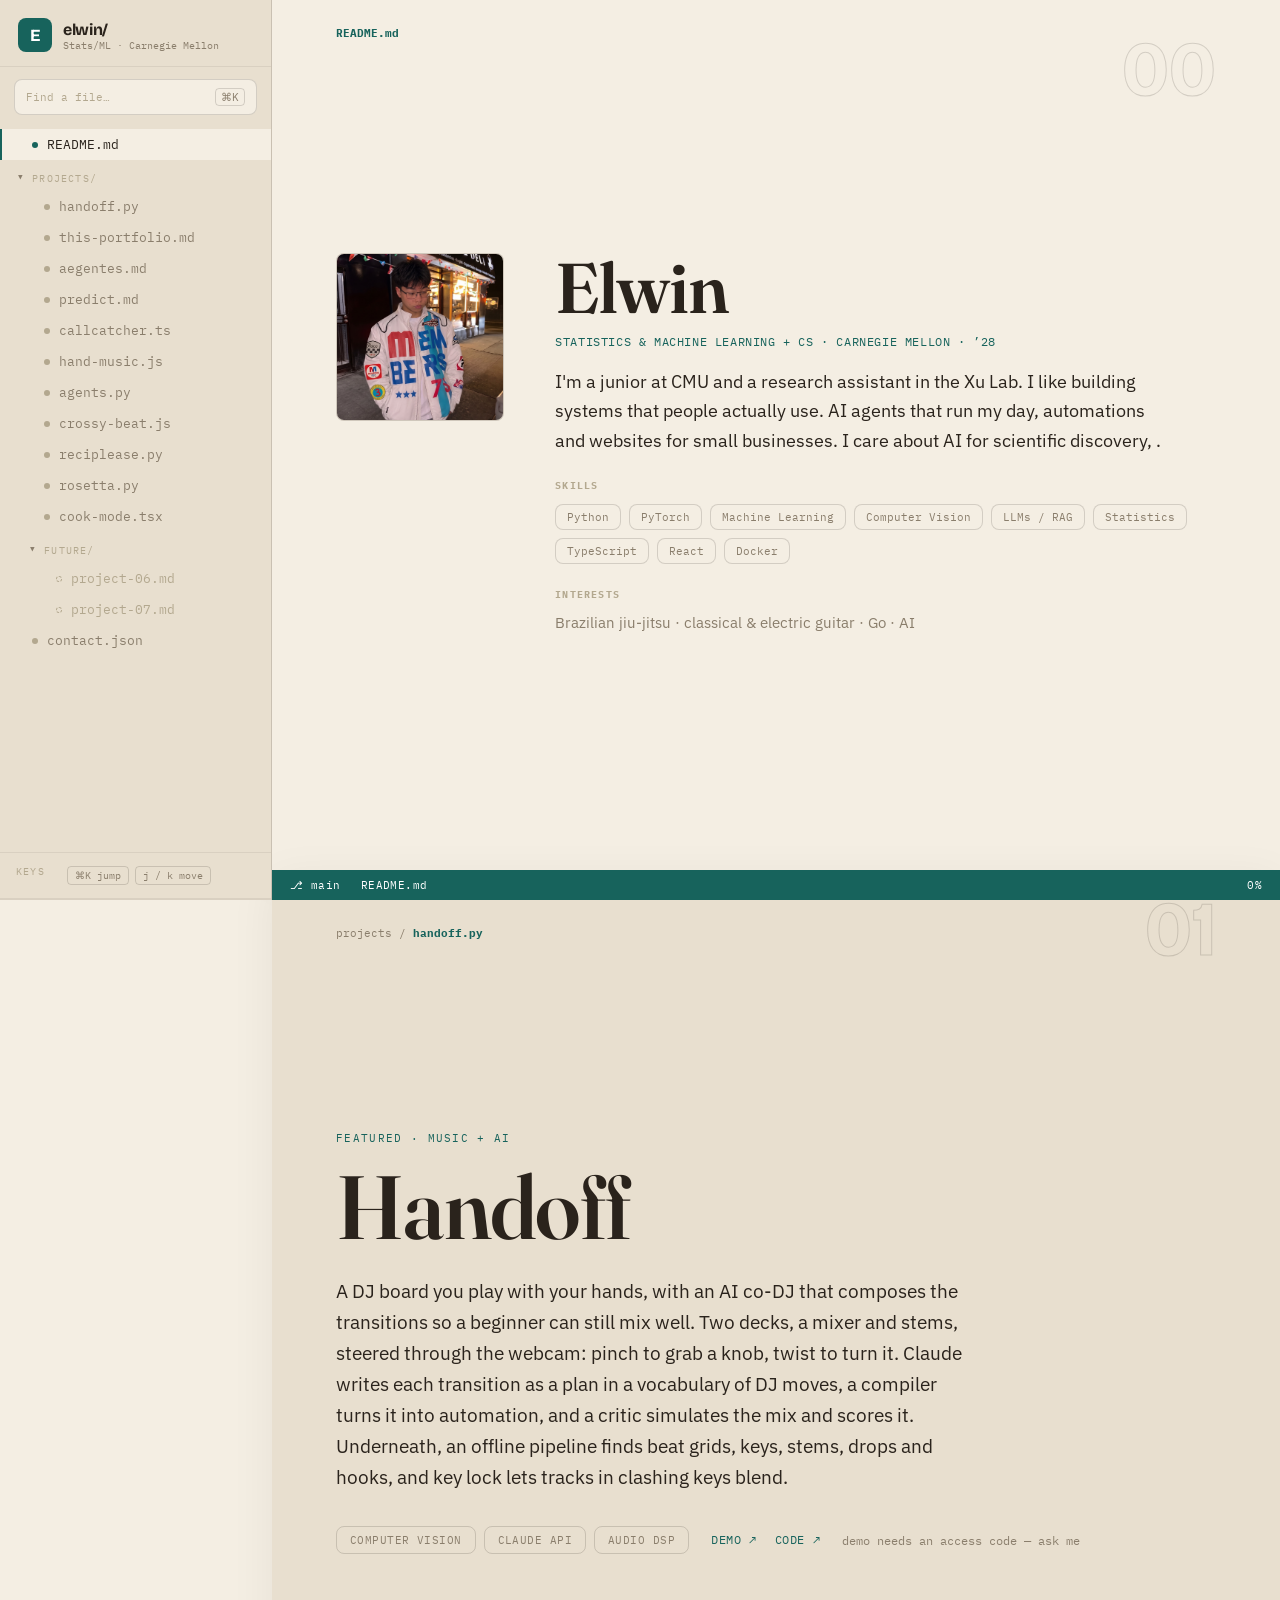
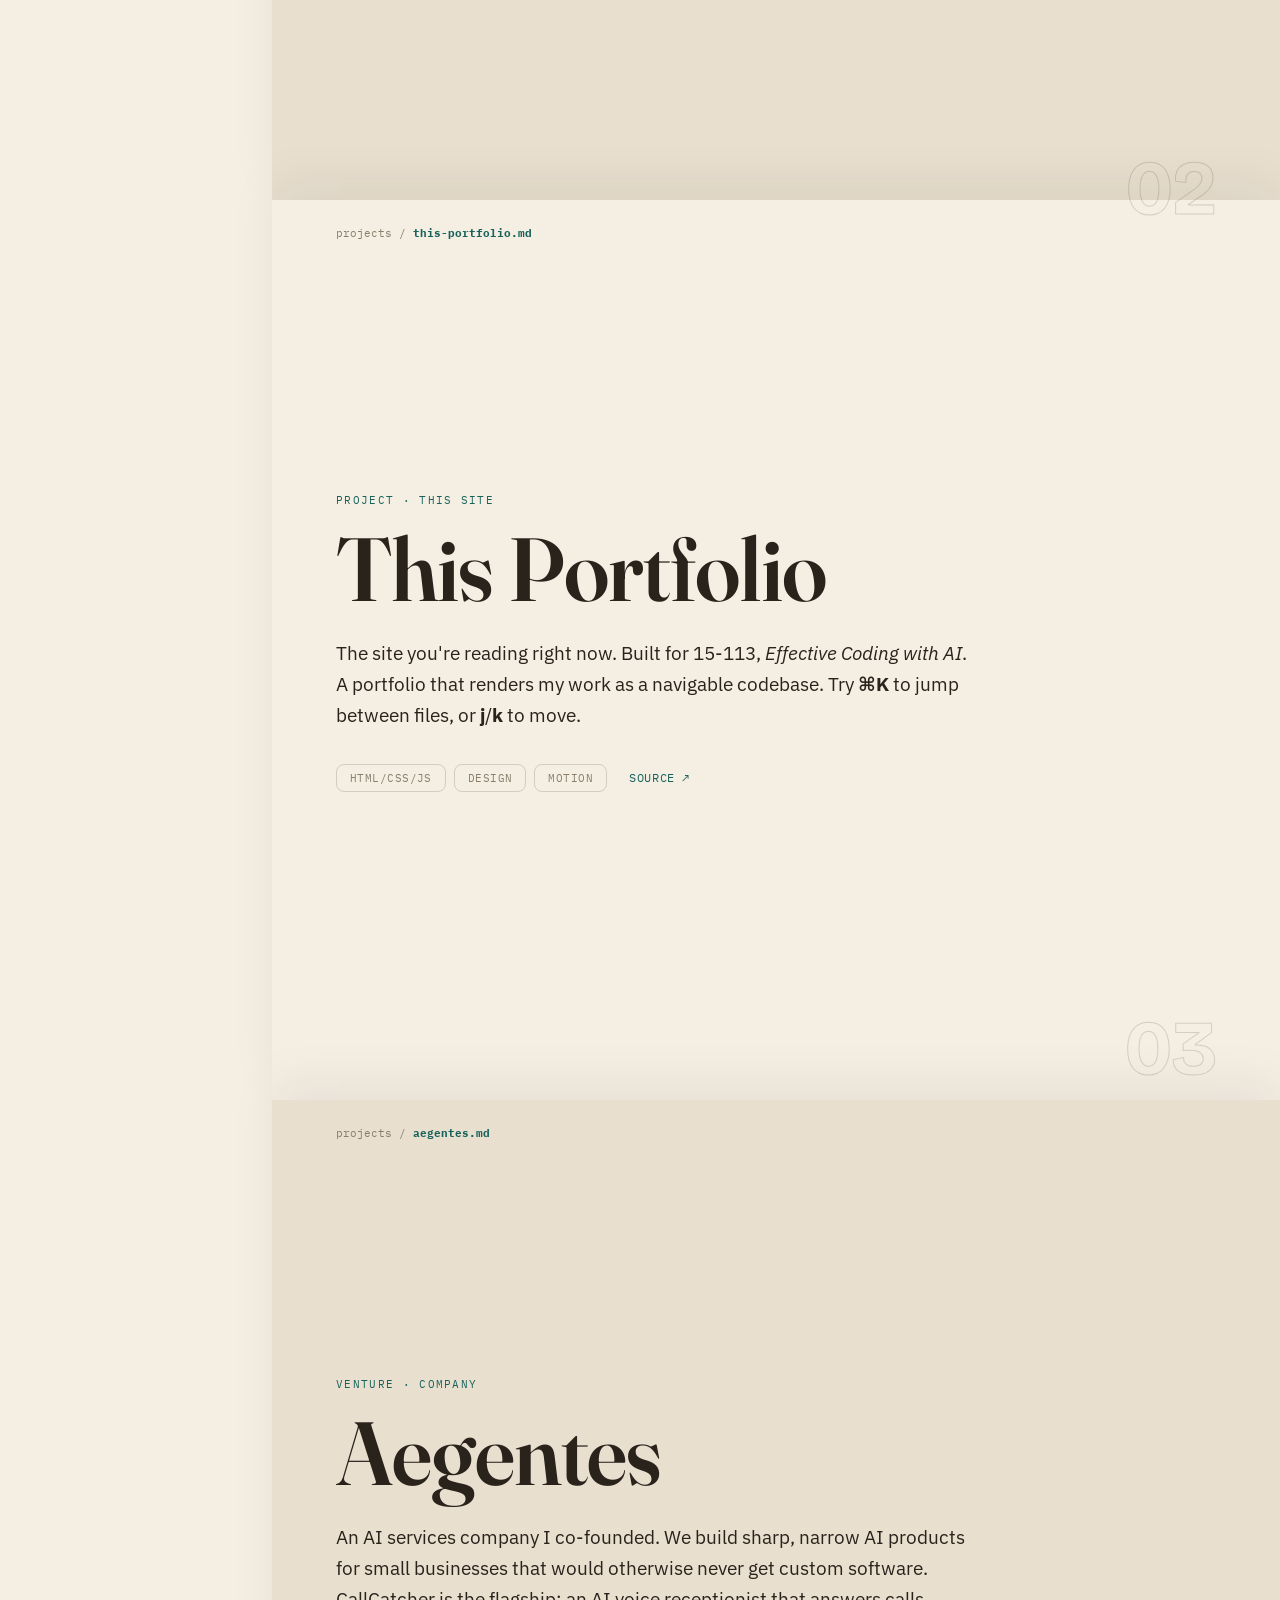
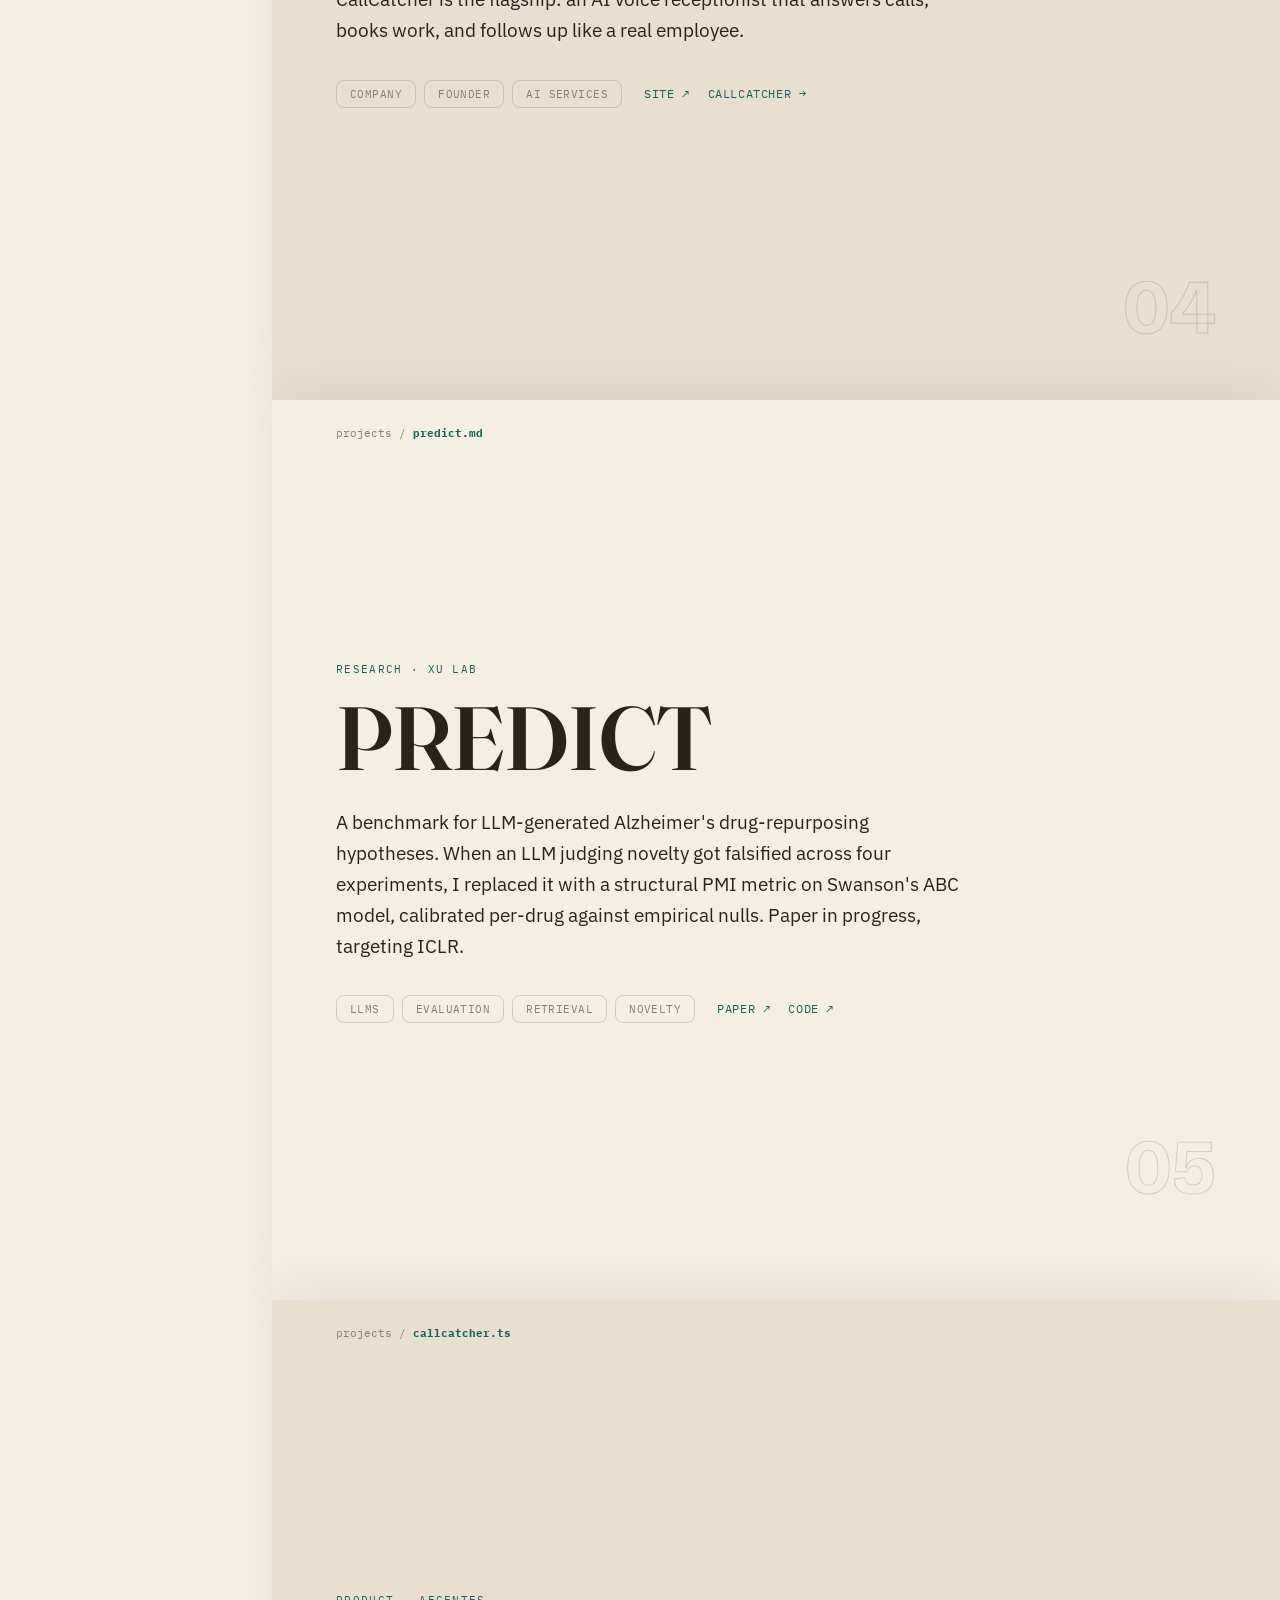
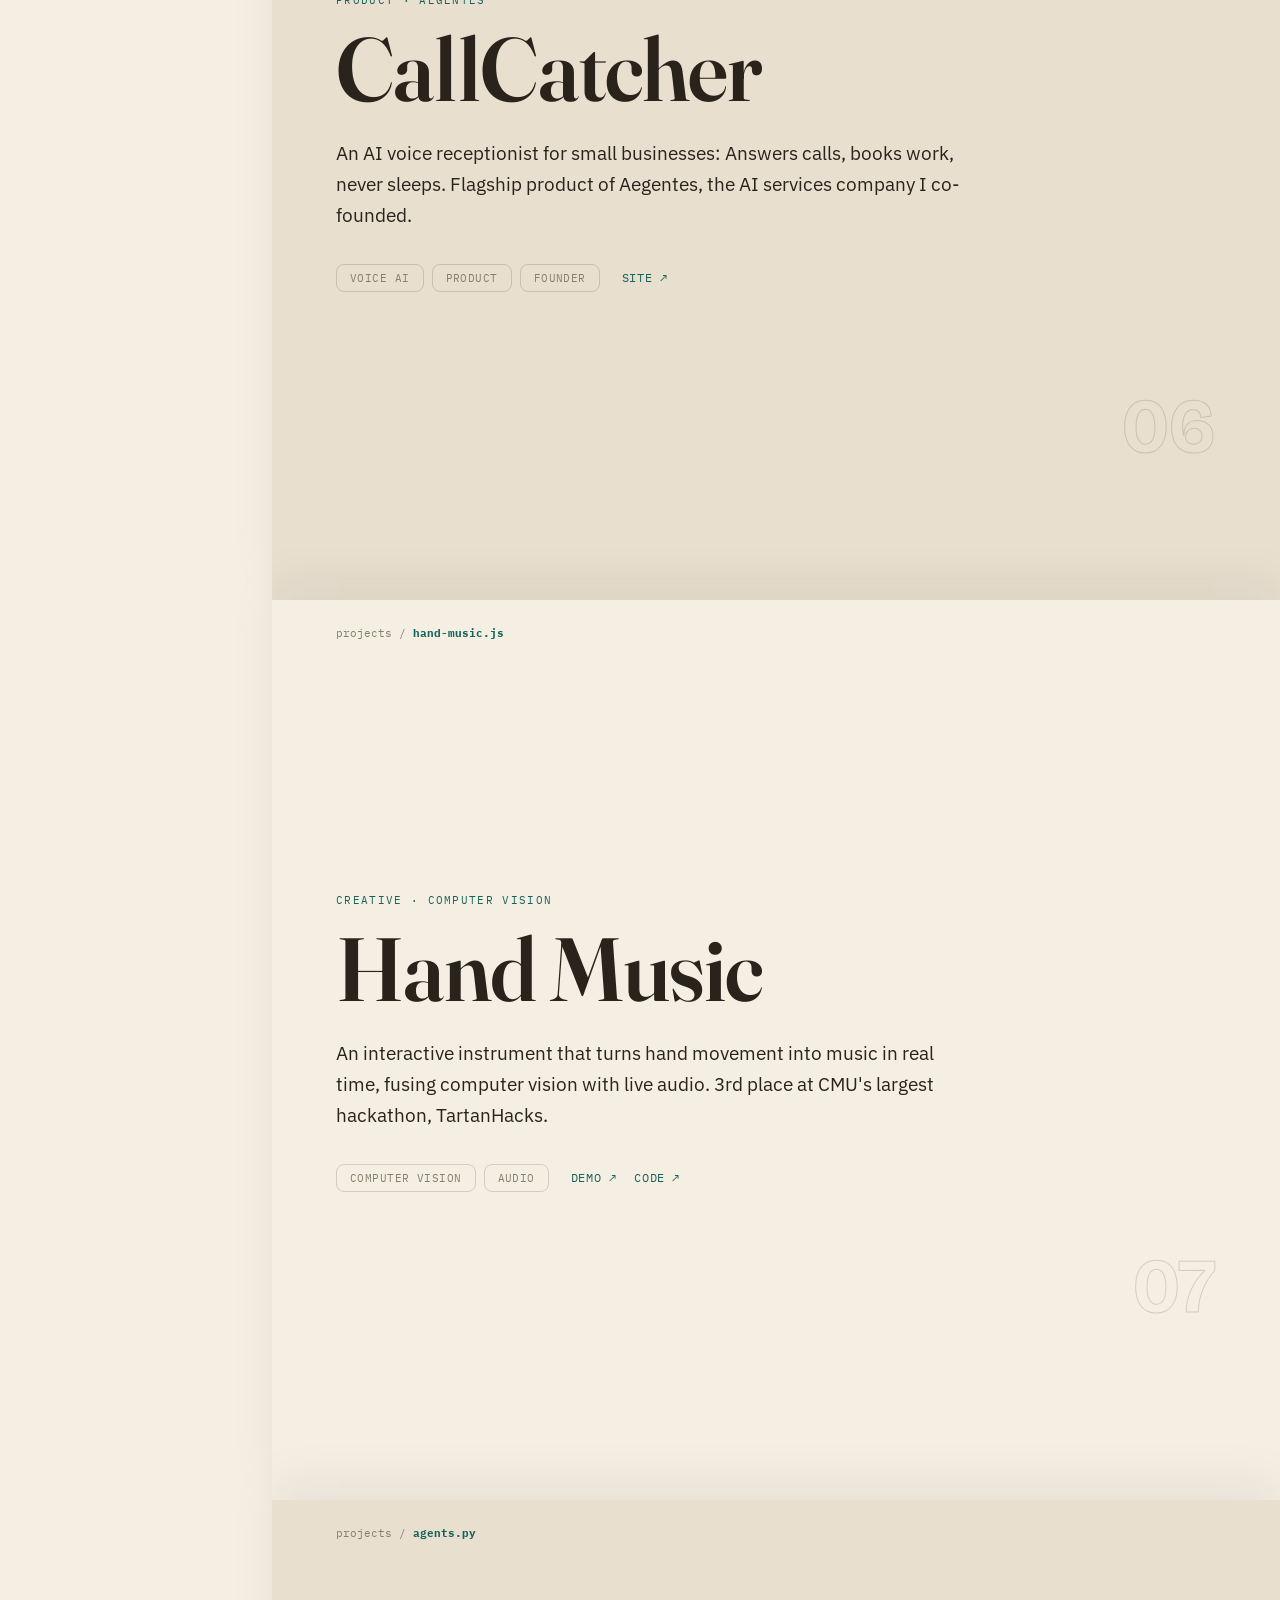
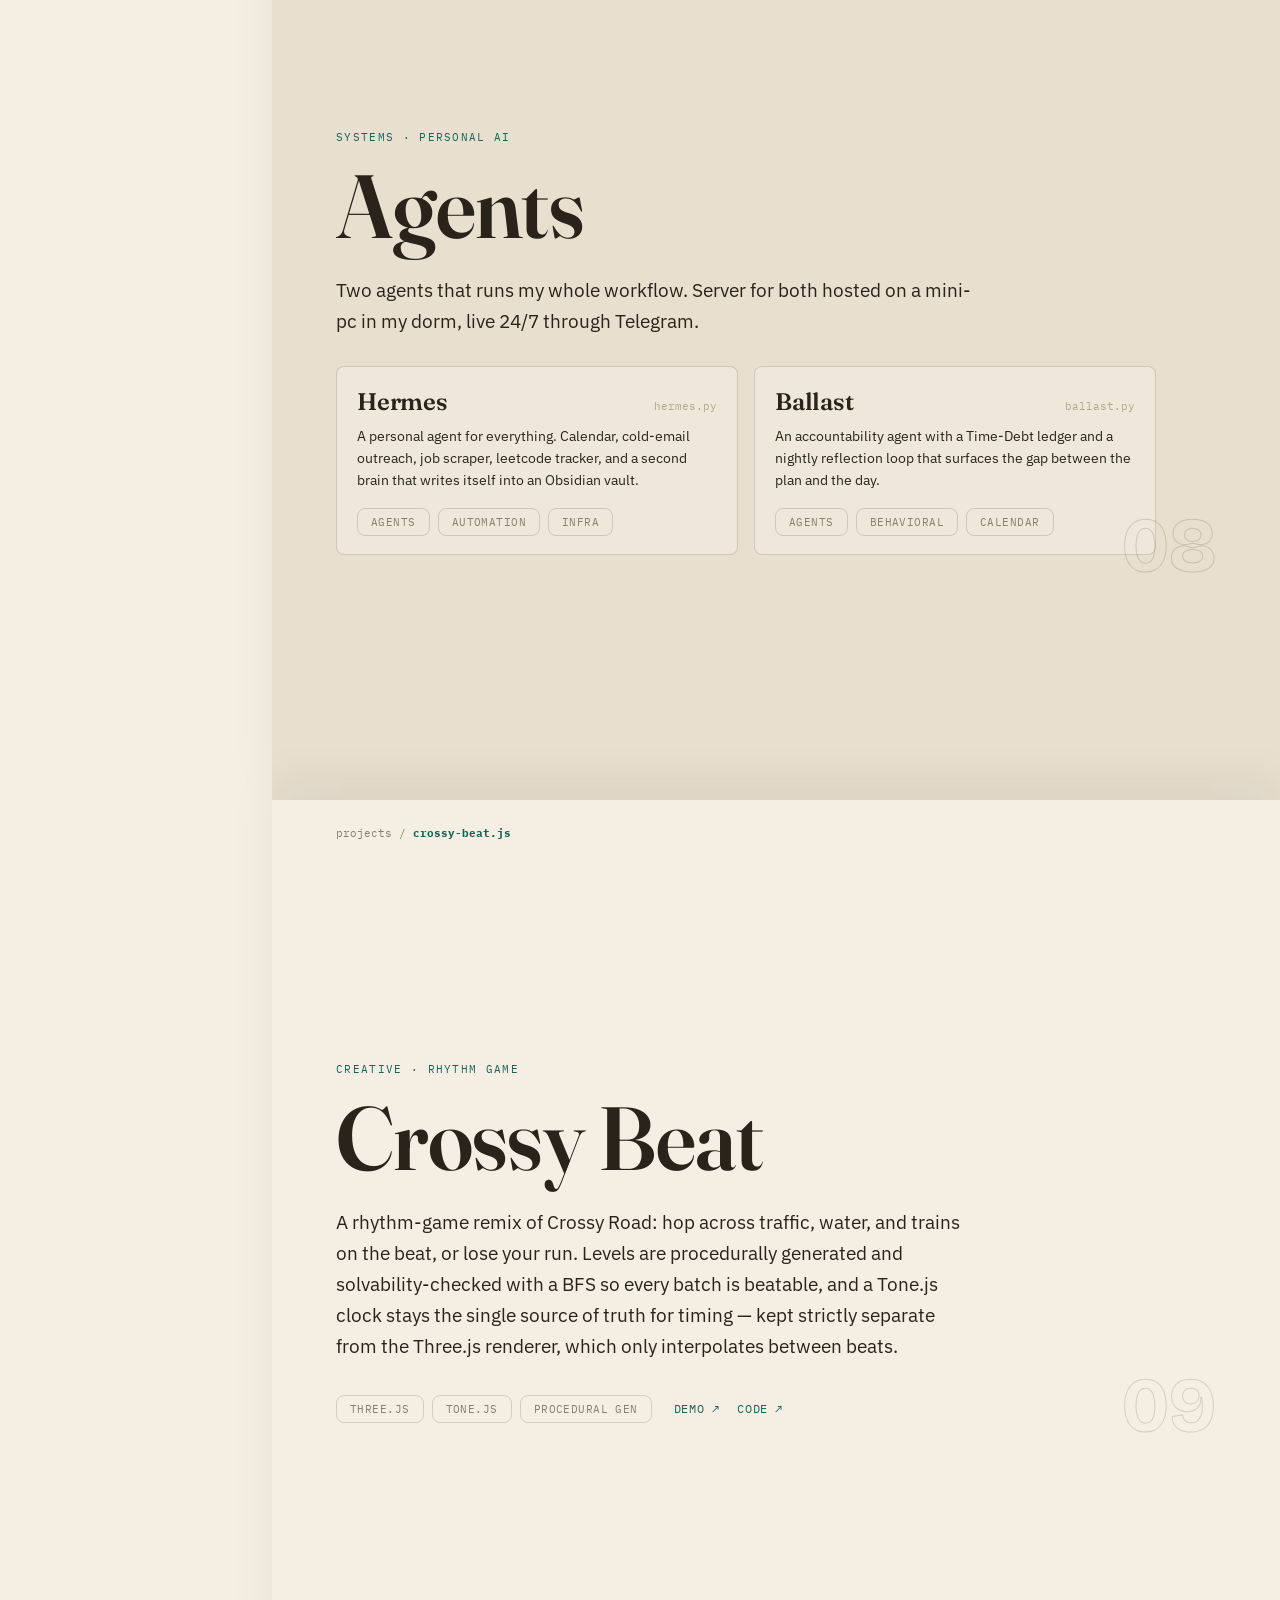
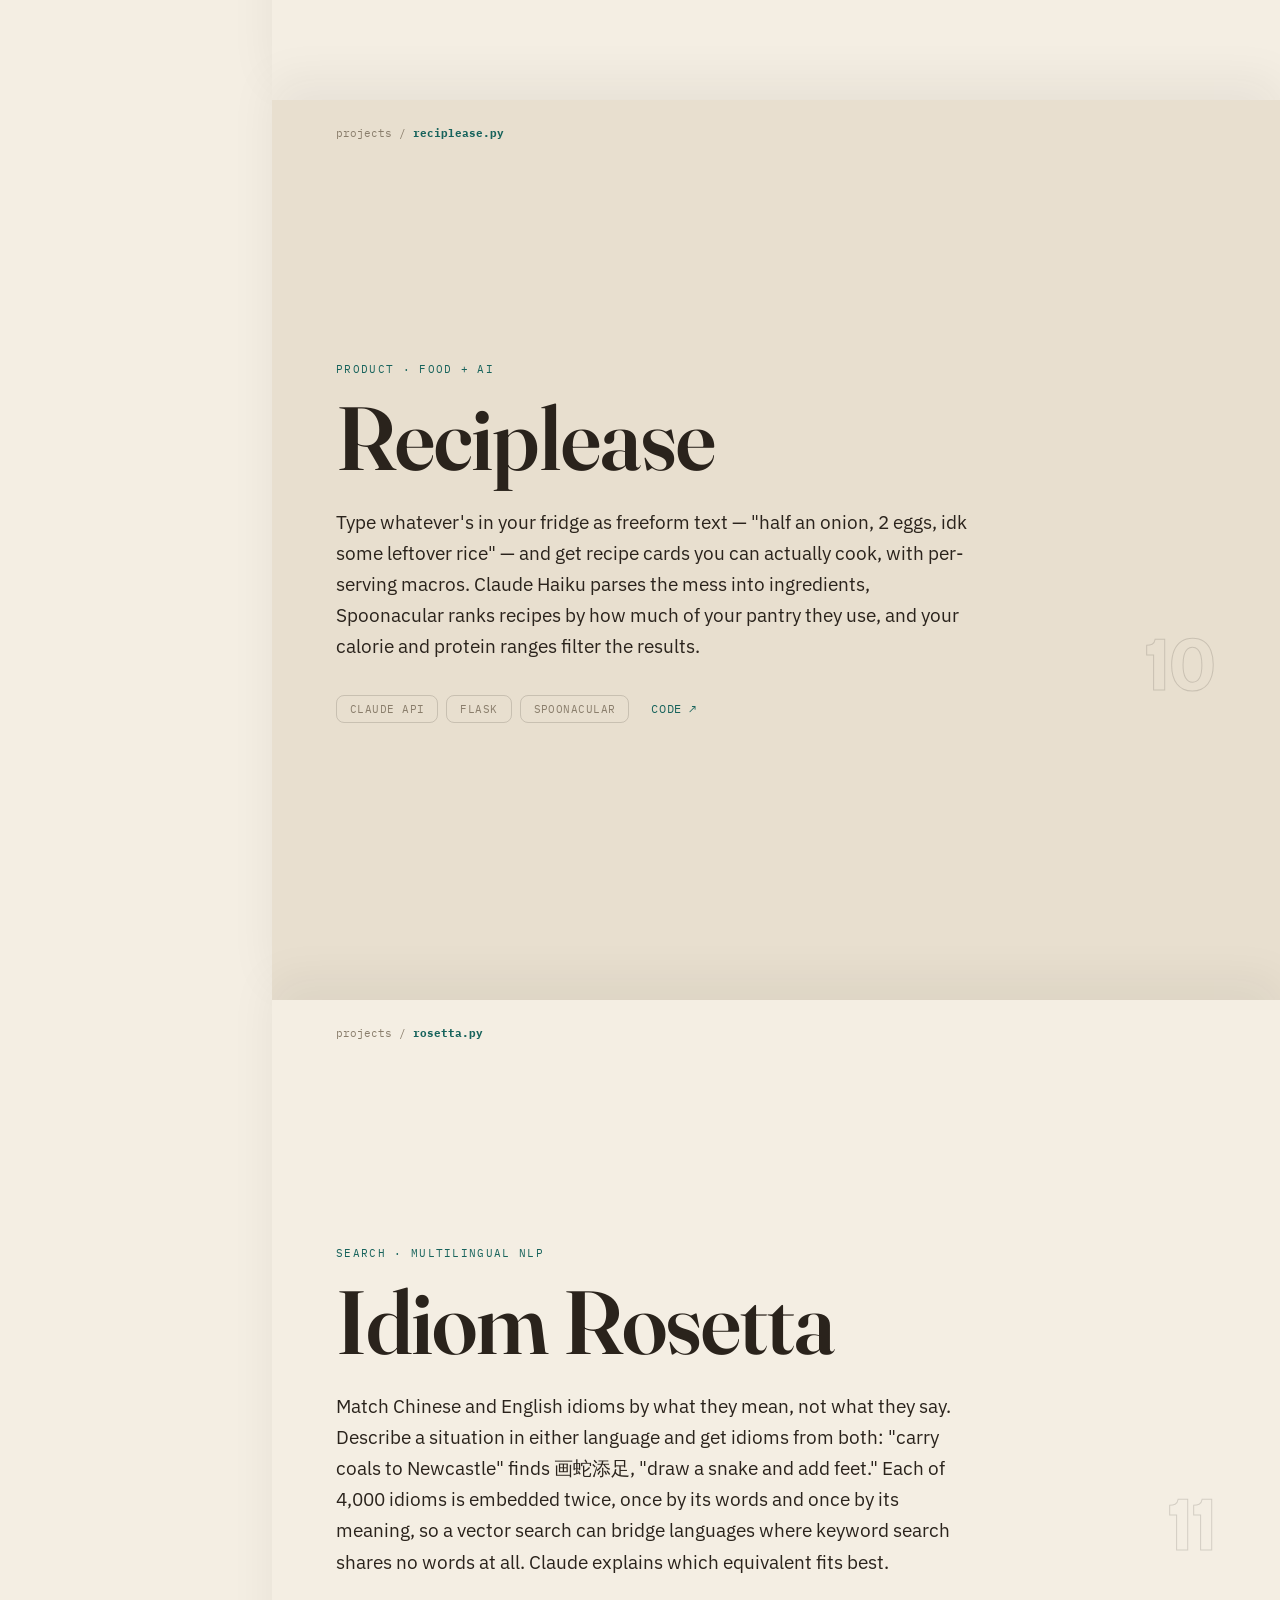
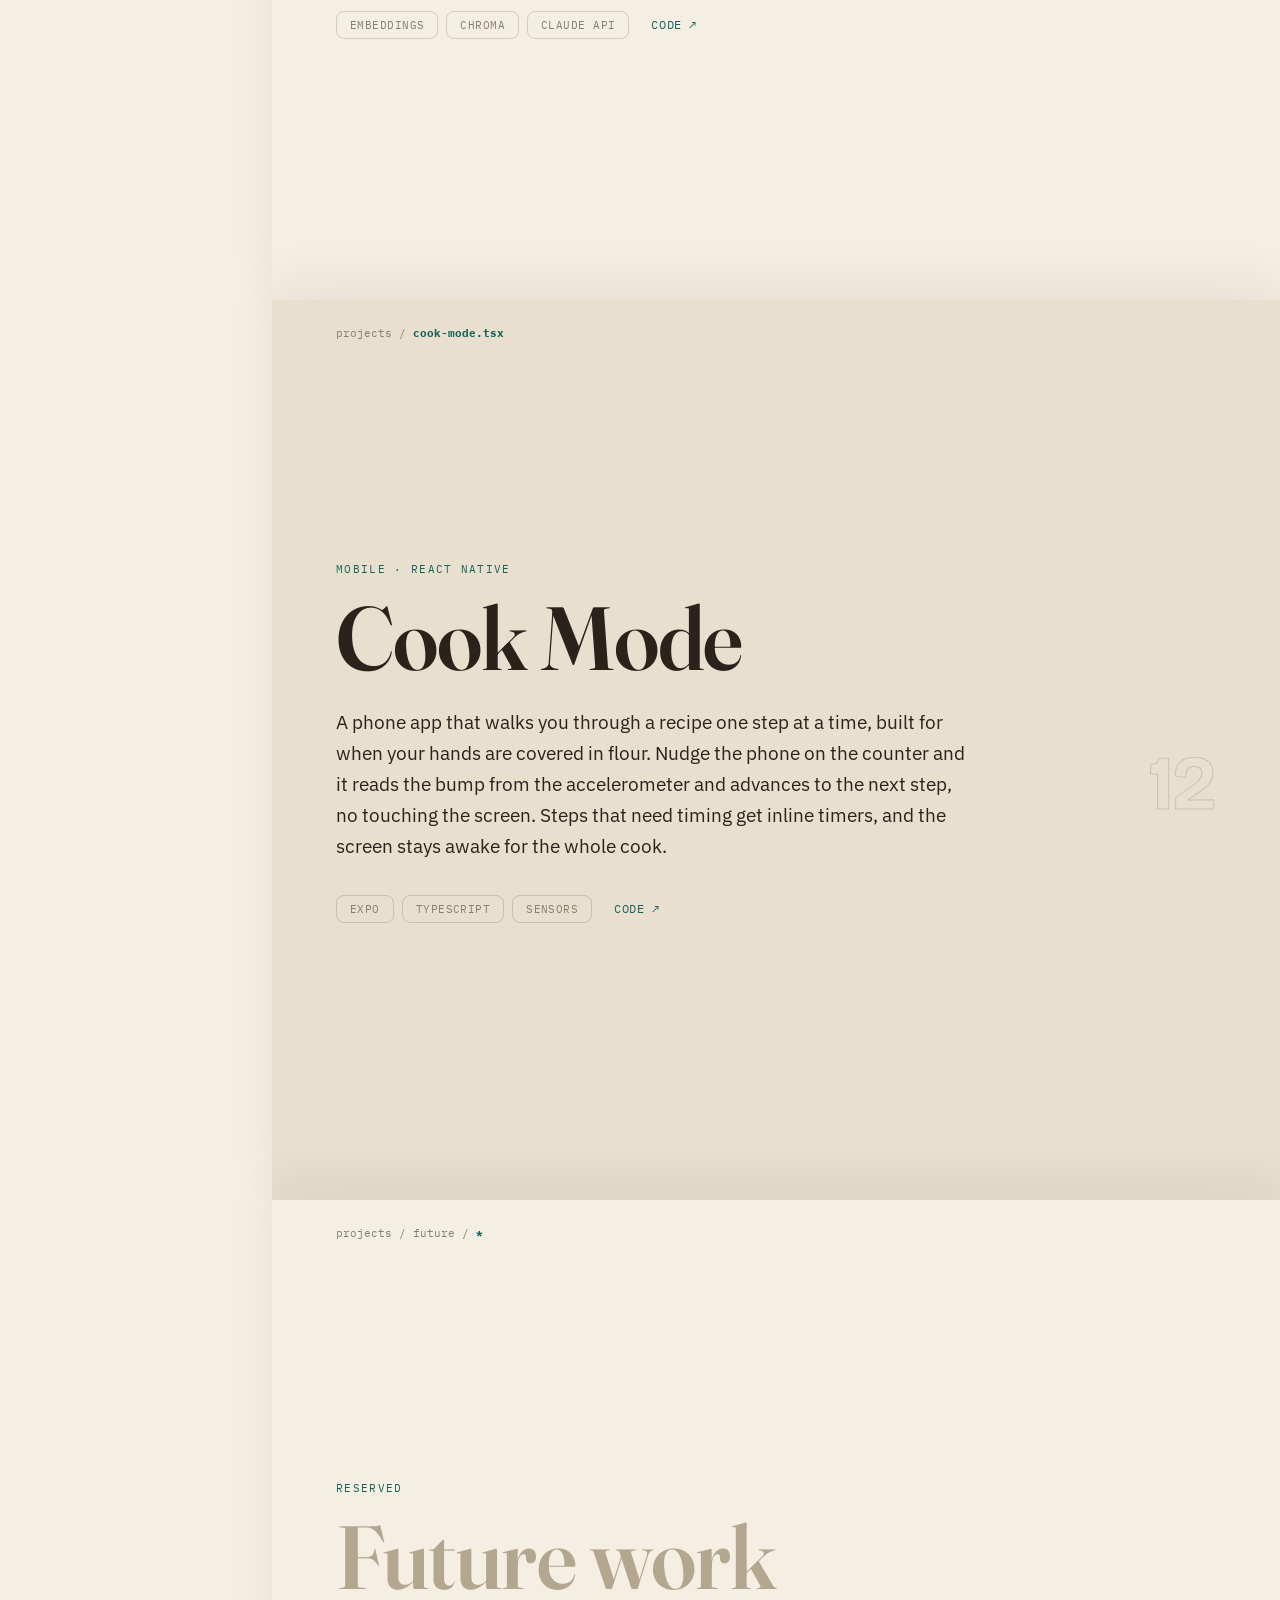
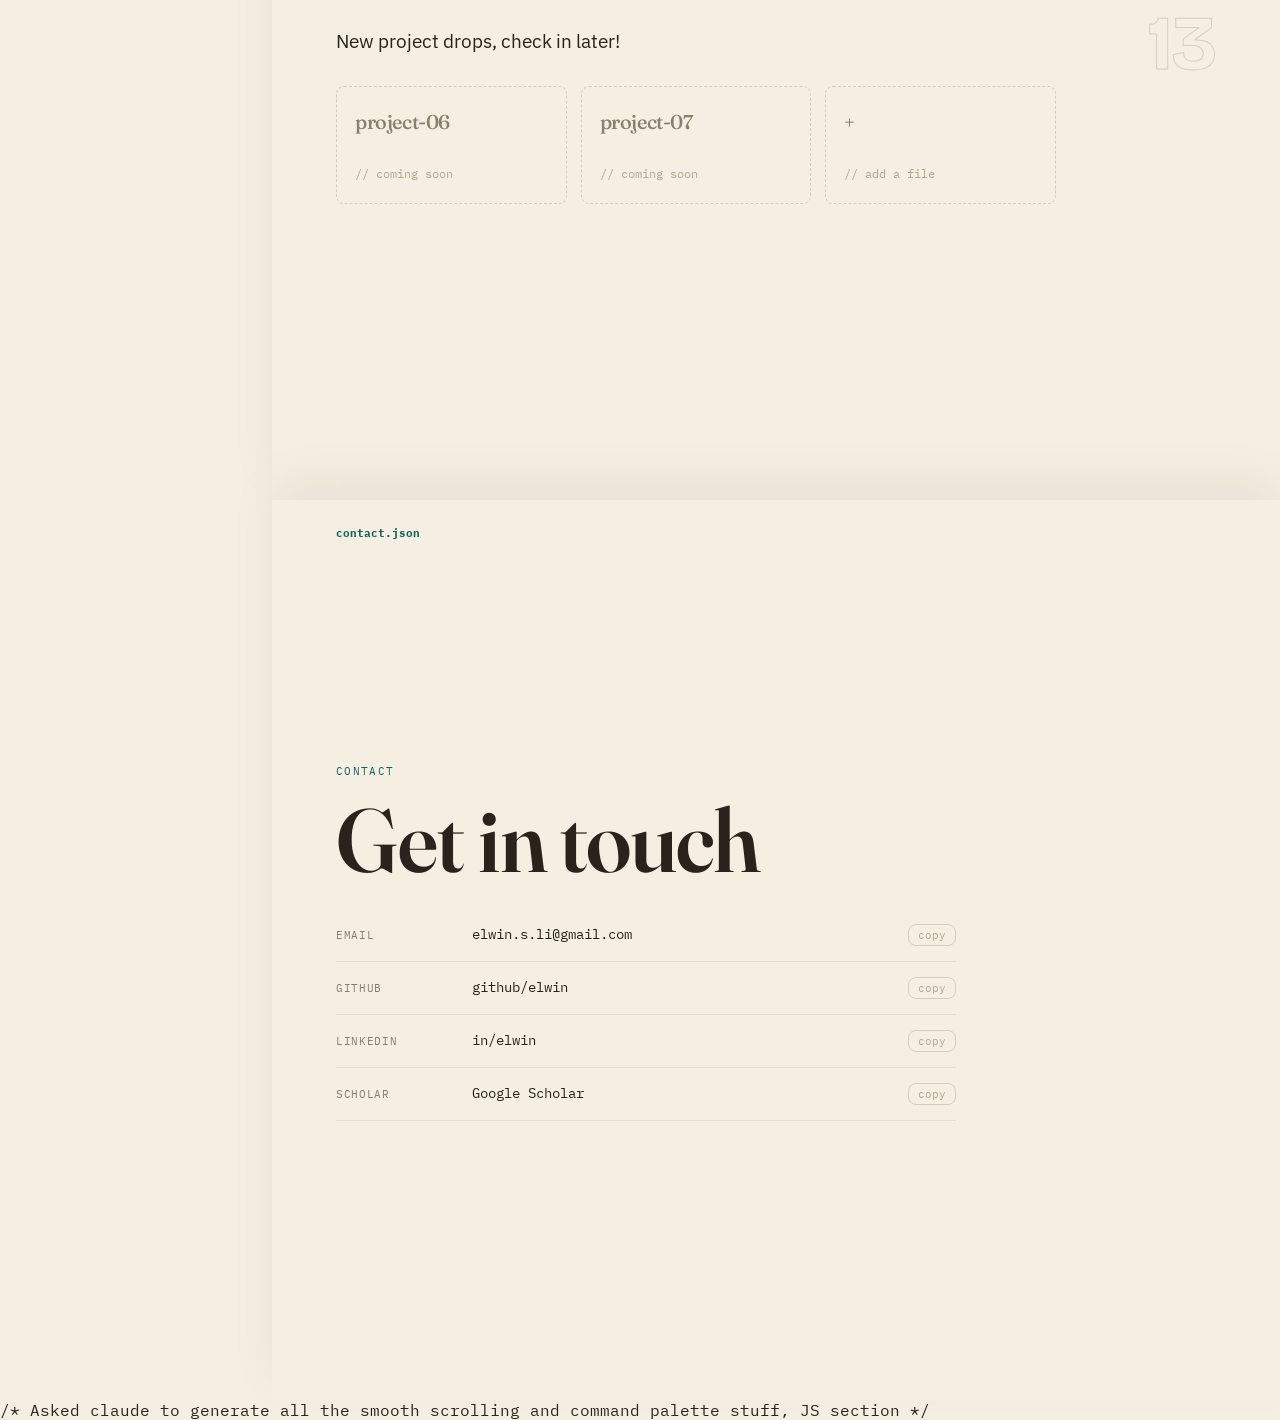
<file: index.html>
<!DOCTYPE html>
<html lang="en">
<head>
<meta charset="UTF-8" />
<meta name="viewport" content="width=device-width, initial-scale=1" />
<meta name="description" content="Elwin — Statistics & Machine Learning + CS at Carnegie Mellon. A portfolio that renders my work as a navigable codebase." />
<title>Elwin — workspace</title>

<!-- Fonts: Fraunces (titles), Bricolage Grotesque (brand/number), IBM Plex Sans (prose), IBM Plex Mono (chrome). Loaded up front — the serif titles are load-bearing for the Press look. -->
<link rel="preconnect" href="https://fonts.googleapis.com">
<link rel="preconnect" href="https://fonts.gstatic.com" crossorigin>
<link href="https://fonts.googleapis.com/css2?family=Bricolage+Grotesque:opsz,wght@12..96,500;12..96,700&family=Fraunces:opsz,wght@9..144,500;9..144,600&family=IBM+Plex+Mono:wght@400;500;600&family=IBM+Plex+Sans:wght@400;500&display=swap" rel="stylesheet">
<link rel="stylesheet" href="tokens.css">
<link rel="stylesheet" href="daily.css">
<script src="daily.js" defer></script>

<style>
  *{box-sizing:border-box;margin:0;padding:0}
  html{scroll-behavior:smooth}
  body{background:var(--paper-3);color:var(--ink);font-family:var(--mono)}
  ::selection{background:var(--accent);color:var(--on-accent)}
  a{color:inherit;text-decoration:none}
  button{font:inherit;color:inherit;background:none;border:none;cursor:pointer}
  :focus-visible{outline:2px solid var(--accent);outline-offset:2px;border-radius:4px}

  /* ============================================================
     SIDEBAR: worked with claude for the sidebar
     ============================================================ */
  .side{position:fixed;left:0;top:0;width:var(--side);height:100vh;border-right:1px solid var(--line);background:var(--paper-2);display:flex;flex-direction:column;z-index:40;transition:transform .35s cubic-bezier(.22,1,.36,1)}
  .brand{display:flex;align-items:center;gap:11px;padding:18px 18px 14px;border-bottom:1px solid var(--line-soft)}
  .avatar{width:34px;height:34px;border-radius:var(--radius);background:var(--accent);color:var(--on-accent);display:flex;align-items:center;justify-content:center;font-family:var(--disp);font-weight:700;font-size:17px;flex:none;overflow:hidden}
  .avatar img{width:100%;height:100%;object-fit:cover}
  .brand .who b{font-family:var(--disp);font-weight:700;font-size:16px;letter-spacing:-.02em}
  .brand .who small{display:block;font-size:10px;color:var(--muted)}

  .finder{margin:12px 14px;padding:8px 11px;border:1px solid var(--line);border-radius:var(--radius);background:var(--paper-3);font-size:11px;color:var(--faint);display:flex;justify-content:space-between;align-items:center;width:calc(100% - 28px);transition:border-color .16s,color .16s}
  .finder:hover{color:var(--muted);border-color:var(--muted)}
  .finder kbd{font-family:var(--mono);border:1px solid var(--line);border-radius:4px;padding:1px 5px;color:var(--muted)}

  .tree{flex:1;overflow:auto;padding:2px 0 14px}
  .folder>summary{list-style:none;cursor:pointer;font-size:10px;letter-spacing:.12em;text-transform:uppercase;color:var(--faint);padding:12px 18px 6px;display:flex;align-items:center;gap:8px;user-select:none}
  .folder>summary::-webkit-details-marker{display:none}
  .folder>summary::before{content:"▸";font-size:9px;color:var(--muted);transition:transform .2s}
  .folder[open]>summary::before{transform:rotate(90deg)}
  .folder .folder>summary{padding-left:30px}
  a.file{display:flex;align-items:center;gap:9px;padding:7px 18px 7px 30px;font-size:13px;color:var(--muted);transition:color .16s,background .16s,border-color .16s;border-left:2px solid transparent}
  a.file.nest{padding-left:42px} a.file.nest2{padding-left:54px}
  a.file:hover{color:var(--ink);background:var(--paper-3)}
  a.file.on{color:var(--ink);background:var(--paper-3);border-left-color:var(--accent)}
  a.file .dot{width:6px;height:6px;border-radius:50%;background:var(--faint);flex:none}
  a.file.on .dot{background:var(--accent)}
  a.file.ph{color:var(--faint)} a.file.ph .dot{background:transparent;border:1px dashed var(--faint)}

  .side .foot{padding:12px 16px;border-top:1px solid var(--line-soft)}
  .side .foot .lbl{font-size:10px;letter-spacing:.12em;text-transform:uppercase;color:var(--faint);margin-bottom:8px}
  .side .foot .keys{display:flex;flex-wrap:wrap;gap:6px}
  .side .foot .keys kbd{font-family:var(--mono);font-size:10px;color:var(--muted);border:1px solid var(--line);border-radius:4px;padding:2px 7px}
  .side .prog{height:2px;background:var(--line-soft)}
  .side .prog i{display:block;height:100%;width:0;background:var(--accent)}

  /* ============================================================
     MAIN + PROGRESS: Claude added progress bar 
     ============================================================ */
  .topbar{display:none}
  .main{margin-left:var(--side)}
  .progtop{position:fixed;top:0;left:var(--side);right:0;height:2px;z-index:45}
  .progtop i{display:block;height:100%;width:0;background:var(--accent)}

  .doc{position:sticky;top:0;min-height:100vh;padding:clamp(58px,9vh,112px) clamp(30px,5vw,96px) 96px;display:flex;flex-direction:column;justify-content:center;background:var(--paper-3);box-shadow:var(--doc-shadow)}
  .doc:nth-child(even){background:var(--paper-2)}
  .doc .crumb{position:absolute;top:26px;left:clamp(30px,5vw,96px);font-size:11px;color:var(--muted)}
  .doc .crumb b{color:var(--accent)}
  .doc .no{position:absolute;top:20px;right:clamp(30px,5vw,96px);font-family:var(--disp);font-weight:700;font-size:clamp(40px,6vw,92px);line-height:.8;color:transparent;-webkit-text-stroke:1px var(--line);will-change:transform}

  /* reveal-on-enter */
  .r{clip-path:inset(0 0 100% 0);transform:translateY(12px);opacity:.001;transition:clip-path .9s cubic-bezier(.22,1,.36,1),transform .9s cubic-bezier(.22,1,.36,1),opacity .7s}
  /* -20% (not -6%): Fraunces' descenders (g/y/j/p/q) paint ~12% of the h2/h1 line-box height
     below its bottom edge at line-height:.98 — -6% only covered about half of that, clipping
     the bottom of letters like the "g" in "Agents". -20% clears it with margin to spare. */
  .doc.in .r{clip-path:inset(0 0 -20% 0);transform:none;opacity:1}
  .doc.in .r:nth-child(2){transition-delay:.06s}
  .doc.in .r:nth-child(3){transition-delay:.12s}
  .doc.in .r:nth-child(4){transition-delay:.18s}
  .doc.in .r:nth-child(5){transition-delay:.24s}
  .doc.in .r:nth-child(6){transition-delay:.30s}
  .doc.in .r:nth-child(7){transition-delay:.36s}

  .kick{font-size:11px;letter-spacing:.12em;text-transform:uppercase;color:var(--accent);margin-bottom:18px}
  .doc h2{font-family:var(--title);font-weight:600;font-size:clamp(40px,7vw,100px);letter-spacing:-.01em;line-height:.98}
  .doc .lede{margin-top:24px;font-family:var(--sans);font-size:clamp(15px,1.5vw,20px);line-height:1.62;color:var(--ink);max-width:58ch}
  .foot{margin-top:34px;display:flex;flex-wrap:wrap;gap:22px;align-items:center}
  .tags{display:flex;flex-wrap:wrap;gap:8px}
  .tags span{font-size:11px;letter-spacing:.04em;text-transform:uppercase;color:var(--muted);border:1px solid var(--line);border-radius:var(--radius);padding:6px 13px}
  .links{display:flex;flex-wrap:wrap;gap:18px;font-size:12px;text-transform:uppercase;letter-spacing:.05em}
  .links a{color:var(--accent);border-bottom:1px solid transparent;transition:border-color .3s}
  .links a:hover{border-color:var(--accent)}
  .st{font-size:12px;color:var(--muted)} .st b{color:var(--accent)}

  /* README (profile) */
  .readme{display:grid;grid-template-columns:auto 1fr;gap:clamp(28px,4vw,60px);align-items:start;max-width:960px}
  .readme .photo{width:clamp(120px,15vw,168px);height:clamp(120px,15vw,168px);border-radius:var(--radius);border:1px solid var(--line);background:var(--paper);display:flex;flex-direction:column;align-items:center;justify-content:center;gap:8px;flex:none;overflow:hidden}
  .readme .photo img{width:100%;height:100%;object-fit:cover}
  .readme .photo .ph-i{font-family:var(--disp);font-weight:700;font-size:56px;color:var(--accent)}
  .readme .photo .ph-c{font-size:10px;color:var(--faint)}
  .readme h1{font-family:var(--title);font-weight:600;letter-spacing:-.02em;font-size:clamp(38px,5.5vw,72px);line-height:.98}
  .readme .role{font-size:12px;letter-spacing:.05em;text-transform:uppercase;color:var(--accent);margin-top:12px}
  .readme .bio{font-family:var(--sans);font-size:clamp(15px,1.5vw,18px);line-height:1.62;color:var(--ink);max-width:56ch;margin-top:18px}
  .readme .sub{margin-top:24px}
  .readme .sub h3{font-size:10px;letter-spacing:.12em;text-transform:uppercase;color:var(--faint);margin-bottom:12px}
  .readme .badges{display:flex;flex-wrap:wrap;gap:8px}
  .readme .badges span{font-size:11px;color:var(--muted);border:1px solid var(--line);border-radius:var(--radius);padding:5px 11px;background:var(--paper-3)}
  .readme .interests{font-family:var(--sans);font-size:15px;color:var(--muted)}

  /* Agents (merged Hermes + Ballast) */
  .agents-grid{margin-top:30px;display:grid;grid-template-columns:1fr 1fr;gap:16px;max-width:820px}
  .agent{border:1px solid var(--line);border-radius:var(--radius);padding:20px 20px 18px;background:var(--paper);display:flex;flex-direction:column}
  .agent .an{display:flex;align-items:baseline;justify-content:space-between;gap:12px}
  .agent h3{font-family:var(--title);font-weight:600;font-size:24px;letter-spacing:-.01em}
  .agent .fn{font-family:var(--mono);font-size:11px;color:var(--faint)}
  .agent .desc{font-family:var(--sans);font-size:14px;line-height:1.55;color:var(--ink);margin-top:10px;flex:1}
  .agent .meta{margin-top:16px;display:flex;flex-wrap:wrap;gap:8px;align-items:center}

  /* Future (placeholder) */
  .placeholder h2{color:var(--faint);-webkit-text-stroke:0}
  .ph-grid{margin-top:30px;display:grid;grid-template-columns:repeat(auto-fill,minmax(190px,1fr));gap:14px;max-width:720px}
  .ph-card{border:1px dashed var(--line);border-radius:var(--radius);padding:22px 18px;color:var(--faint);font-size:12px;min-height:118px;display:flex;flex-direction:column;justify-content:space-between}
  .ph-card b{font-family:var(--title);font-weight:500;font-size:20px;letter-spacing:-.02em;color:var(--muted)}

  /* Contact */
  .contact .rows{margin-top:26px;max-width:620px}
  .contact .row{display:grid;grid-template-columns:120px 1fr auto;gap:16px;align-items:baseline;padding:15px 0;border-bottom:1px solid var(--line-soft)}
  .contact .k{font-size:11px;letter-spacing:.06em;text-transform:uppercase;color:var(--muted)}
  .contact .v{font-size:14px} .contact a.v:hover{color:var(--accent)}
  .contact .copy{font-size:11px;color:var(--faint);border:1px solid var(--line);border-radius:var(--radius);padding:3px 9px;transition:color .2s,border-color .2s}
  .contact .copy:hover{color:var(--accent);border-color:var(--accent)}

  /* Status bar */
  .status{position:fixed;bottom:0;left:var(--side);right:0;height:30px;background:var(--accent);color:var(--on-accent);display:flex;align-items:center;gap:20px;padding:0 18px;font-size:11px;letter-spacing:.04em;z-index:40}
  .status .sp{margin-left:auto}

  /* Command palette */
  .palette{position:fixed;inset:0;z-index:100;display:none;align-items:flex-start;justify-content:center;padding-top:14vh;background:rgba(42,35,28,.34);backdrop-filter:blur(3px)}
  body.pal-open .palette{display:flex}
  .palette .box{width:min(560px,92vw);background:var(--paper-3);border:1px solid var(--line);border-radius:var(--radius);overflow:hidden;box-shadow:0 30px 90px rgba(42,35,28,.35)}
  .palette input{width:100%;border:0;background:transparent;padding:18px 20px;font-family:var(--mono);font-size:15px;color:var(--ink);border-bottom:1px solid var(--line-soft);outline:none}
  .palette input::placeholder{color:var(--faint)}
  .palette .res{max-height:46vh;overflow:auto;padding:8px}
  .palette .opt{display:flex;justify-content:space-between;gap:12px;padding:11px 14px;border-radius:var(--radius);cursor:pointer;font-size:13px}
  .palette .opt .nm{color:var(--ink)} .palette .opt .pth{color:var(--faint);font-size:11px}
  .palette .opt.active{background:var(--accent)}
  .palette .opt.active .nm,.palette .opt.active .pth{color:var(--on-accent)}
  .palette .pfoot{display:flex;gap:16px;padding:10px 16px;border-top:1px solid var(--line-soft);font-size:11px;color:var(--faint)}

  .toast{position:fixed;bottom:46px;left:50%;transform:translateX(-50%) translateY(16px);background:var(--ink);color:var(--paper);padding:10px 16px;border-radius:var(--radius);font-size:12px;opacity:0;pointer-events:none;transition:opacity .3s,transform .3s;z-index:120}
  .toast.show{opacity:1;transform:translateX(-50%) translateY(0)}

  /* ============================================================
     RESPONSIVE — mobile drawer - worked with claude to add the mobile drawer, alternative to the sidebar on desktop
     ============================================================ */
  .scrim{display:none}
  @media(max-width:820px){
    :root{--side:264px}
    .side{transform:translateX(-100%)}
    body.nav-open .side{transform:none}
    body.nav-open .scrim{display:block;position:fixed;inset:0;background:rgba(42,35,28,.4);z-index:35}
    .main{margin-left:0} .status{left:0} .progtop{left:0}
    .topbar{display:flex;position:fixed;top:0;left:0;width:100%;z-index:38;justify-content:space-between;align-items:center;padding:14px 20px;background:var(--paper-2);border-bottom:1px solid var(--line)}
    .topbar .b{font-family:var(--disp);font-weight:700;font-size:16px}
    .topbar .menu{font-size:12px;color:var(--accent);border:1px solid var(--line);border-radius:var(--radius);padding:6px 12px}
    .doc{padding-top:96px}
    .readme{grid-template-columns:1fr}
    .agents-grid{grid-template-columns:1fr}
    .contact .row{grid-template-columns:96px 1fr auto;gap:12px}
  }
  @media(max-width:720px){.readme{grid-template-columns:1fr}}

  @media(prefers-reduced-motion:reduce){
    .doc{position:relative}
    .r{clip-path:none;transform:none;opacity:1;transition:none}
    html{scroll-behavior:auto}
    .side{transition:none}
  }

/* HTML section, worked with claude on layout, manually edited the links and the actual content */
</style>
</head>
<body>
  <!-- mobile top bar -->
  <div class="topbar"><span class="b">elwin/</span><button class="menu" id="menu" aria-label="Toggle file drawer">☰ files</button></div>
  <div class="scrim" id="scrim" aria-hidden="true"></div>

  <!-- ============================================================
       SIDEBAR
       ============================================================ -->
  <aside class="side">
    <div class="brand">
      <!-- TODO: drop a square headshot in here, e.g. <img src="assets/elwin.jpg" alt="Elwin"> — placeholder is the initial. -->
      <div class="avatar" aria-hidden="true">E</div>
      <div class="who"><b>elwin/</b><small>Stats/ML · Carnegie Mellon</small></div>
    </div>

    <button class="finder" id="finder" aria-haspopup="dialog" aria-label="Find a file (Command K)">
      <span>Find a file…</span><kbd aria-hidden="true">⌘K</kbd>
    </button>

    <nav class="tree" aria-label="Files">
      <a class="file" href="#readme" data-f="README.md" data-name="README.md"><span class="dot" aria-hidden="true"></span>README.md</a>
      <details class="folder" open>
        <summary>projects/</summary>
        <a class="file nest" href="#handoff" data-f="projects/handoff.py" data-name="handoff.py" data-keys="dj music mixing hands ai composer featured"><span class="dot" aria-hidden="true"></span>handoff.py</a>
        <a class="file nest" href="#portfolio" data-f="projects/this-portfolio.md" data-name="this-portfolio.md"><span class="dot" aria-hidden="true"></span>this-portfolio.md</a>
        <a class="file nest" href="#aegentes" data-f="projects/aegentes.md" data-name="aegentes.md" data-keys="company venture"><span class="dot" aria-hidden="true"></span>aegentes.md</a>
        <a class="file nest" href="#predict" data-f="projects/predict.md" data-name="predict.md"><span class="dot" aria-hidden="true"></span>predict.md</a>
        <a class="file nest" href="#callcatcher" data-f="projects/callcatcher.ts" data-name="callcatcher.ts"><span class="dot" aria-hidden="true"></span>callcatcher.ts</a>
        <a class="file nest" href="#instrument" data-f="projects/hand-music.js" data-name="hand-music.js" data-keys="instrument visual"><span class="dot" aria-hidden="true"></span>hand-music.js</a>
        <a class="file nest" href="#agents" data-f="projects/agents.py" data-name="agents.py" data-keys="hermes ballast"><span class="dot" aria-hidden="true"></span>agents.py</a>
        <a class="file nest" href="#crossybeat" data-f="projects/crossy-beat.js" data-name="crossy-beat.js" data-keys="crossy road rhythm game"><span class="dot" aria-hidden="true"></span>crossy-beat.js</a>
        <a class="file nest" href="#reciplease" data-f="projects/reciplease.py" data-name="reciplease.py" data-keys="recipe food fridge pantry"><span class="dot" aria-hidden="true"></span>reciplease.py</a>
        <a class="file nest" href="#rosetta" data-f="projects/rosetta.py" data-name="rosetta.py" data-keys="idiom rosetta chinese english chengyu embeddings vector search"><span class="dot" aria-hidden="true"></span>rosetta.py</a>
        <a class="file nest" href="#cookmode" data-f="projects/cook-mode.tsx" data-name="cook-mode.tsx" data-keys="cook mode cooking recipe mobile app expo react native nudge"><span class="dot" aria-hidden="true"></span>cook-mode.tsx</a>
        <details class="folder" open>
          <summary>future/</summary>
          <a class="file nest2 ph" href="#future" data-f="projects/future/project-06.md" data-name="project-06.md"><span class="dot" aria-hidden="true"></span>project-06.md</a>
          <a class="file nest2 ph" href="#future" data-f="projects/future/project-07.md" data-name="project-07.md"><span class="dot" aria-hidden="true"></span>project-07.md</a>
        </details>
      </details>
      <a class="file live" href="#signal" data-f="signal.live" data-name="signal.live" data-keys="signal daily cool stuff live feed" hidden><span class="dot" aria-hidden="true"></span>signal.live<span class="live-tag" aria-hidden="true">live</span></a>
      <a class="file" href="#contact" data-f="contact.json" data-name="contact.json"><span class="dot" aria-hidden="true"></span>contact.json</a>
    </nav>

    <div class="foot">
      <div class="lbl">Keys</div>
      <div class="keys" aria-hidden="true">
        <kbd>⌘K jump</kbd><kbd>j / k move</kbd>
      </div>
    </div>
    <div class="prog" aria-hidden="true"><i id="sideprog"></i></div>
  </aside>

  <div class="progtop" aria-hidden="true"><i id="progtop"></i></div>

  <!-- ============================================================
       MAIN
       ============================================================ -->
  <main class="main">
    <section class="doc" id="readme">
      <div class="crumb"><b>README.md</b></div><div class="no" aria-hidden="true">00</div>
      <div class="readme">
        <div class="photo r"><img src="assets/elwin.jpg" alt="Elwin"></div>
        <div>
          <h1 class="r">Elwin</h1>
          <div class="role r">Statistics &amp; Machine Learning + CS · Carnegie Mellon · ’28</div>
          <p class="bio r">I'm a junior at CMU and a research assistant in the Xu Lab. I like building systems that people actually use. AI agents that run my day, automations and websites for small businesses. I care about AI for scientific discovery, .</p>
          <div class="sub r"><h3>Skills</h3><div class="badges"><span>Python</span><span>PyTorch</span><span>Machine Learning</span><span>Computer Vision</span><span>LLMs / RAG</span><span>Statistics</span><span>TypeScript</span><span>React</span><span>Docker</span></div></div>
          <div class="sub r"><h3>Interests</h3><p class="interests">Brazilian jiu-jitsu · classical &amp; electric guitar · Go · AI</p></div>
        </div>
      </div>
    </section>

    <section class="doc" id="handoff">
      <div class="crumb">projects / <b>handoff.py</b></div><div class="no" aria-hidden="true">01</div>
      <div class="kick r">Featured · Music + AI</div><h2 class="r">Handoff</h2>
      <p class="lede r">A DJ board you play with your hands, with an AI co-DJ that composes the transitions so a beginner can still mix well. Two decks, a mixer and stems, steered through the webcam: pinch to grab a knob, twist to turn it. Claude writes each transition as a plan in a vocabulary of DJ moves, a compiler turns it into automation, and a critic simulates the mix and scores it. Underneath, an offline pipeline finds beat grids, keys, stems, drops and hooks, and key lock lets tracks in clashing keys blend.</p>
      <div class="foot r"><div class="tags"><span>Computer Vision</span><span>Claude API</span><span>Audio DSP</span></div><div class="links"><a href="https://handoff-web.onrender.com/">demo ↗</a><a href="https://github.com/ebeetles/Handoff">code ↗</a></div><div class="st">demo needs an access code — ask me</div></div>
    </section>

    <section class="doc" id="portfolio">
      <div class="crumb">projects / <b>this-portfolio.md</b></div><div class="no" aria-hidden="true">02</div>
      <div class="kick r">Project · This site</div><h2 class="r">This Portfolio</h2>
      <p class="lede r">The site you're reading right now. Built for 15-113, <em>Effective Coding with AI</em>. A portfolio that renders my work as a navigable codebase. Try <b>⌘K</b> to jump between files, or <b>j</b>/<b>k</b> to move.</p>
      <!-- TODO: replace # with the real source repo URL -->
      <div class="foot r"><div class="tags"><span>HTML/CSS/JS</span><span>Design</span><span>Motion</span></div><div class="links"><a href="https://github.com/ebeetles/elwin-webpage">source ↗</a></div></div>
    </section>

    <section class="doc" id="aegentes">
      <div class="crumb">projects / <b>aegentes.md</b></div><div class="no" aria-hidden="true">03</div>
      <div class="kick r">Venture · Company</div><h2 class="r">Aegentes</h2>
      <p class="lede r">An AI services company I co-founded. We build sharp, narrow AI products for small businesses that would otherwise never get custom software. <a href="#callcatcher">CallCatcher</a> is the flagship: an AI voice receptionist that answers calls, books work, and follows up like a real employee.</p>
      <!-- TODO: replace # with the real aegentes site URL -->
      <div class="foot r"><div class="tags"><span>Company</span><span>Founder</span><span>AI Services</span></div><div class="links"><a href="https://www.aegentes.com/">site ↗</a><a href="#callcatcher">callcatcher →</a></div></div>
    </section>

    <section class="doc" id="predict">
      <div class="crumb">projects / <b>predict.md</b></div><div class="no" aria-hidden="true">04</div>
      <div class="kick r">Research · Xu Lab</div><h2 class="r">PREDICT</h2>
      <p class="lede r">A benchmark for LLM-generated Alzheimer's drug-repurposing hypotheses. When an LLM judging novelty got falsified across four experiments, I replaced it with a structural PMI metric on Swanson's ABC model, calibrated per-drug against empirical nulls. Paper in progress, targeting ICLR.</p>
      <!-- TODO: replace # with real paper + code URLs -->
      <div class="foot r"><div class="tags"><span>LLMs</span><span>Evaluation</span><span>Retrieval</span><span>Novelty</span></div><div class="links"><a href="#">paper ↗</a><a href="https://github.com/ebeetles/Case-studies">code ↗</a></div></div>
    </section>

    <section class="doc" id="callcatcher">
      <div class="crumb">projects / <b>callcatcher.ts</b></div><div class="no" aria-hidden="true">05</div>
      <div class="kick r">Product · Aegentes</div><h2 class="r">CallCatcher</h2>
      <p class="lede r">An AI voice receptionist for small businesses: Answers calls, books work, never sleeps. Flagship product of <a href="#aegentes">Aegentes</a>, the AI services company I co-founded.</p>
      <div class="foot r"><div class="tags"><span>Voice AI</span><span>Product</span><span>Founder</span></div><div class="links"><a href="https://callcatcher-snowy.vercel.app/">site ↗</a></div></div>
    </section>

    <section class="doc" id="instrument">
      <div class="crumb">projects / <b>hand-music.js</b></div><div class="no" aria-hidden="true">06</div>
      <div class="kick r">Creative · Computer Vision</div><h2 class="r">Hand Music</h2>
      <p class="lede r">An interactive instrument that turns hand movement into music in real time, fusing computer vision with live audio. 3rd place at CMU's largest hackathon, TartanHacks.</p>
      <div class="foot r"><div class="tags"><span>Computer Vision</span><span>Audio</span></div><div class="st"><div class="links"><a href="https://ebeetles.github.io/handmusic/">demo ↗</a><a href="https://github.com/ebeetles/handmusic">code ↗</a></div></div></div>
    </section>

    <section class="doc" id="agents">
      <div class="crumb">projects / <b>agents.py</b></div><div class="no" aria-hidden="true">07</div>
      <div class="kick r">Systems · Personal AI</div><h2 class="r">Agents</h2>
      <p class="lede r">Two agents that runs my whole workflow. Server for both hosted on a mini-pc in my dorm, live 24/7 through Telegram.</p>
      <div class="agents-grid r">
        <div class="agent">
          <div class="an"><h3>Hermes</h3><span class="fn">hermes.py</span></div>
          <p class="desc">A personal agent for everything. Calendar, cold-email outreach, job scraper, leetcode tracker, and a second brain that writes itself into an Obsidian vault.</p>
          <div class="meta"><div class="tags"><span>Agents</span><span>Automation</span><span>Infra</span></div><div class="st"></div></div>
        </div>
        <div class="agent">
          <div class="an"><h3>Ballast</h3><span class="fn">ballast.py</span></div>
          <p class="desc">An accountability agent with a Time-Debt ledger and a nightly reflection loop that surfaces the gap between the plan and the day.</p>
          <div class="meta"><div class="tags"><span>Agents</span><span>Behavioral</span><span>Calendar</span></div><div class="st"></div></div>
        </div>
      </div>
    </section>

    <section class="doc" id="crossybeat">
      <div class="crumb">projects / <b>crossy-beat.js</b></div><div class="no" aria-hidden="true">08</div>
      <div class="kick r">Creative · Rhythm Game</div><h2 class="r">Crossy Beat</h2>
      <p class="lede r">A rhythm-game remix of Crossy Road: hop across traffic, water, and trains on the beat, or lose your run. Levels are procedurally generated and solvability-checked with a BFS so every batch is beatable, and a Tone.js clock stays the single source of truth for timing — kept strictly separate from the Three.js renderer, which only interpolates between beats.</p>
      <div class="foot r"><div class="tags"><span>Three.js</span><span>Tone.js</span><span>Procedural Gen</span></div><div class="links"><a href="https://ebeetles.github.io/Crossy-Beat/">demo ↗</a><a href="https://github.com/ebeetles/Crossy-Beat">code ↗</a></div></div>
    </section>

    <section class="doc" id="reciplease">
      <div class="crumb">projects / <b>reciplease.py</b></div><div class="no" aria-hidden="true">09</div>
      <div class="kick r">Product · Food + AI</div><h2 class="r">Reciplease</h2>
      <p class="lede r">Type whatever's in your fridge as freeform text — "half an onion, 2 eggs, idk some leftover rice" — and get recipe cards you can actually cook, with per-serving macros. Claude Haiku parses the mess into ingredients, Spoonacular ranks recipes by how much of your pantry they use, and your calorie and protein ranges filter the results.</p>
      <div class="foot r"><div class="tags"><span>Claude API</span><span>Flask</span><span>Spoonacular</span></div><div class="links"><a href="https://github.com/ebeetles/Reciplease">code ↗</a></div></div>
    </section>

    <section class="doc" id="rosetta">
      <div class="crumb">projects / <b>rosetta.py</b></div><div class="no" aria-hidden="true">10</div>
      <div class="kick r">Search · Multilingual NLP</div><h2 class="r">Idiom Rosetta</h2>
      <p class="lede r">Match Chinese and English idioms by what they mean, not what they say. Describe a situation in either language and get idioms from both: "carry coals to Newcastle" finds 画蛇添足, "draw a snake and add feet." Each of 4,000 idioms is embedded twice, once by its words and once by its meaning, so a vector search can bridge languages where keyword search shares no words at all. Claude explains which equivalent fits best.</p>
      <div class="foot r"><div class="tags"><span>Embeddings</span><span>Chroma</span><span>Claude API</span></div><div class="links"><a href="https://github.com/ebeetles/rosetta">code ↗</a></div></div>
    </section>

    <section class="doc" id="cookmode">
      <div class="crumb">projects / <b>cook-mode.tsx</b></div><div class="no" aria-hidden="true">11</div>
      <div class="kick r">Mobile · React Native</div><h2 class="r">Cook Mode</h2>
      <p class="lede r">A phone app that walks you through a recipe one step at a time, built for when your hands are covered in flour. Nudge the phone on the counter and it reads the bump from the accelerometer and advances to the next step, no touching the screen. Steps that need timing get inline timers, and the screen stays awake for the whole cook.</p>
      <div class="foot r"><div class="tags"><span>Expo</span><span>TypeScript</span><span>Sensors</span></div><div class="links"><a href="https://github.com/ebeetles/CookMode">code ↗</a></div></div>
    </section>

    <section class="doc placeholder" id="future">
      <div class="crumb">projects / future / <b>*</b></div><div class="no" aria-hidden="true">12</div>
      <div class="kick r">Reserved</div><h2 class="r">Future work</h2>
      <p class="lede r">New project drops, check in later!</p>
      <div class="ph-grid r"><div class="ph-card"><b>project-06</b><span>// coming soon</span></div><div class="ph-card"><b>project-07</b><span>// coming soon</span></div><div class="ph-card"><b>+</b><span>// add a file</span></div></div>
    </section>

    <!-- Signal: not a write-up like the project docs above. This is Signal's real frontend,
         filled from the live API by daily.js. Starts hidden; it's only shown after a successful
         fetch, so a slow or unreachable backend never leaves a broken section on the page. -->
    <section class="doc daily" id="signal" aria-labelledby="signal-title" hidden>
      <div class="crumb"><b>signal.live</b><span class="daily-crumb-note"> · running app, not a write-up</span></div><div class="no" aria-hidden="true">LIVE</div>
      <div class="kick r"><span class="daily-pulse" aria-hidden="true"></span>Live · Signal frontend</div>
      <h2 class="r" id="signal-title">Signal</h2>
      <p class="lede r">This one isn't a description. The panel below is Signal's actual frontend, reading from its live backend as you load the page. Signal watches tech sources for things suddenly getting attention and sends me a few each morning; the ones I thumbs-up show up here.</p>
      <div class="daily-panel r">
        <div class="daily-bar"><code class="daily-req">GET /digests?approved=true</code><span class="daily-meta" data-daily-meta></span></div>
        <h3 class="daily-title">Daily cool stuff</h3>
        <ol class="daily-list" role="list" data-daily-list></ol>
        <a class="daily-more" href="daily.html" data-daily-archive>Archive + interest chart →</a>
      </div>
      <div class="foot r"><div class="links"><a href="https://github.com/ebeetles/Signal">code ↗</a></div></div>
    </section>

    <section class="doc contact" id="contact">
      <div class="crumb"><b>contact.json</b></div><div class="no" aria-hidden="true">13</div>
      <div class="kick r">Contact</div><h2 class="r">Get in touch</h2>
      <!-- TODO: replace the placeholder addresses/links below with the real ones. -->
      <div class="rows r">
        <div class="row"><span class="k">email</span><a class="v" href="elwin.s.li@gmail.com">elwin.s.li@gmail.com</a><button class="copy" data-copy="elwin.s.li@gmail.com" aria-label="Copy email">copy</button></div>
        <div class="row"><span class="k">github</span><a class="v" href="https://github.com/ebeetles">github/elwin</a><button class="copy" data-copy="https://github.com/ebeetles" aria-label="Copy GitHub">copy</button></div>
        <div class="row"><span class="k">linkedin</span><a class="v" href="https://www.linkedin.com/in/elwinsli/">in/elwin</a><button class="copy" data-copy="https://www.linkedin.com/in/elwinsli/" aria-label="Copy LinkedIn">copy</button></div>
        <div class="row"><span class="k">scholar</span><a class="v" href="https://scholar.google.com/citations?user=Mbh8stIAAAAJ&hl=en">Google Scholar</a><button class="copy" data-copy="Google Scholar" aria-label="Copy Scholar">copy</button></div>
      </div>
    </section>
  </main>

  <!-- ============================================================
       STATUS BAR
       ============================================================ -->
  <div class="status"><span><span aria-hidden="true">⎇</span> main</span><span id="stbar">README.md</span><span class="sp" id="stpct">0%</span></div>

  <!-- ============================================================
       COMMAND PALETTE
       ============================================================ -->
  <div class="palette" id="palette" role="dialog" aria-modal="true" aria-label="Jump to a file" aria-hidden="true"><div class="box">
    <input id="palinput" type="text" placeholder="Jump to a file…" autocomplete="off" spellcheck="false" aria-label="Filter files">
    <div class="res" id="palres" role="listbox" aria-label="Files"></div>
    <div class="pfoot"><span>↑↓ navigate</span><span>↵ open</span><span>esc close</span></div>
  </div></div>

  <div class="toast" id="toast" role="status" aria-live="polite"></div>


  /* Asked claude to generate all the smooth scrolling and command palette stuff, JS section */
<script>
  const reduce = matchMedia('(prefers-reduced-motion:reduce)').matches;
  const files = [...document.querySelectorAll('.tree a.file')], byId = {};
  files.forEach(a => { const id = a.getAttribute('href').slice(1); (byId[id] = byId[id] || []).push(a); });
  const stbar = document.getElementById('stbar'), stpct = document.getElementById('stpct');
  let docs = [], docIds = [], curIdx = -1, tops = [];

  // Cumulative flow-top of each doc (sum of preceding heights). This is the ONLY reliable
  // measure in a position:sticky pinned layout: rect.top reads 0 once a section pins, and
  // offsetTop is unreliable for stuck elements. Recomputed on resize and after fonts load.
  function measure(){ let t = 0; tops = docs.map(d => { const y = t; t += d.offsetHeight; return y; }); }

  // Only visible docs take part in nav. The live Signal section starts hidden and is revealed
  // by daily.js after a successful fetch, which fires 'docs:change' so everything re-measures.
  function collectDocs(){
    docs = [...document.querySelectorAll('.doc')].filter(d => !d.hidden);
    docIds = docs.map(d => d.id);
    measure();
    curIdx = -1;
  }
  collectDocs();
  addEventListener('resize', measure);
  if(document.fonts && document.fonts.ready) document.fonts.ready.then(measure);
  document.addEventListener('docs:change', () => {
    collectDocs();
    // Arriving via a link like daily.html's "index.html#signal": jump instantly, like a normal
    // anchor. (Smooth scrolls don't run at all in a background tab, so the jump would be lost.)
    const h = location.hash.slice(1);
    if(h === 'signal') goTo(h, true);
  });

  // Which section is pinned at the top right now — derived deterministically from scrollY,
  // never from an IntersectionObserver. Stacked pinned sections overlap the viewport, so a
  // center-band observer fires for several at once and whichever callback runs last wins,
  // which is exactly what made the sidebar highlight and j/k feel random.
  function activeIndex(){
    const y = window.scrollY + 2;
    let i = 0;
    for(let k = 0; k < tops.length; k++){ if(tops[k] <= y) i = k; else break; }
    return i;
  }

  function goTo(id, instant){
    const i = docIds.indexOf(id);
    if(i < 0) return;
    if(!tops.length) measure();
    window.scrollTo({ top: tops[i], behavior: (reduce || instant) ? 'instant' : 'smooth' });
    document.body.classList.remove('nav-open');
  }

  // j/k stepping. Rapid presses must accumulate: basing each press on the live (mid-animation)
  // scroll would make several fast presses all target the same next file. navIdx carries the
  // intended index across presses; any manual scroll/tap or a short idle re-bases it to the
  // section actually pinned, so keyboard nav and the wheel never fight.
  let navIdx = null, navTimer;
  function step(dir){
    const base = (navIdx === null) ? activeIndex() : navIdx;
    navIdx = Math.max(0, Math.min(docIds.length - 1, base + dir));
    goTo(docIds[navIdx]);
    clearTimeout(navTimer);
    navTimer = setTimeout(() => { navIdx = null; }, 700);
  }
  ['wheel', 'touchstart', 'pointerdown'].forEach(ev => addEventListener(ev, () => { navIdx = null; }, { passive: true }));

  /* Route every in-page anchor (tree files) through goTo so the offsetTop-based jump is used —
     placeholder "#" links (length 1) fall through to default behaviour. */
  document.querySelectorAll('a[href^="#"]').forEach(a => a.addEventListener('click', ev => {
    const href = a.getAttribute('href');
    if(href.length > 1){ ev.preventDefault(); goTo(href.slice(1)); }
  }));

  /* scroll-spy: highlight the active tree file + status filename. Driven by activeIndex()
     from the rAF loop below (deterministic), updating the DOM only when the index changes. */
  function setActive(i){
    if(i === curIdx) return;
    curIdx = i;
    const id = docIds[i];
    files.forEach(f => f.classList.remove('on'));
    (byId[id] || []).forEach(a => a.classList.add('on'));
    const f = (byId[id] || [])[0];
    if(f) stbar.textContent = f.dataset.f;
  }

  /* reveal-on-enter (once) */
  const rev = new IntersectionObserver(es => {
    es.forEach(e => { if(e.isIntersecting){ e.target.classList.add('in'); rev.unobserve(e.target); } });
  }, { threshold: .18 });
  document.querySelectorAll('.doc').forEach(s => rev.observe(s));   // hidden docs fire once shown

  /* progress bars + number parallax + status percentage */
  const pt = document.getElementById('progtop'), sp = document.getElementById('sideprog');
  function frame(){
    const vh = innerHeight, max = document.documentElement.scrollHeight - vh, y = window.scrollY;
    const p = max > 0 ? y / max : 0;
    pt.style.width = sp.style.width = (p * 100) + '%';
    stpct.textContent = Math.round(p * 100) + '%';
    setActive(activeIndex());
    if(!reduce) docs.forEach(d => {
      const no = d.querySelector('.no');
      if(no){ const t = d.getBoundingClientRect().top - vh / 2; no.style.transform = `translateY(${t * -0.045}px)`; }
    });
    requestAnimationFrame(frame);
  }
  requestAnimationFrame(frame);

  /* command palette */
  const palette = document.getElementById('palette'), palinput = document.getElementById('palinput'), palres = document.getElementById('palres');
  const palData = () => [...new Map(files.filter(a => !a.hidden).map(a => [a.getAttribute('href').slice(1), { id: a.getAttribute('href').slice(1), name: a.dataset.name, path: a.dataset.f, keys: a.dataset.keys || '' }])).values()];
  let palActive = 0, palList = [], lastFocused = null;

  function renderPal(q = ''){
    palList = palData().filter(f => (f.name + ' ' + f.path + ' ' + f.keys).toLowerCase().includes(q.toLowerCase()));
    if(palActive >= palList.length) palActive = 0;
    palres.innerHTML = palList.map((f, i) =>
      `<div class="opt${i === palActive ? ' active' : ''}" role="option" aria-selected="${i === palActive}" data-id="${f.id}"><span class="nm">${f.name}</span><span class="pth">${f.path}</span></div>`
    ).join('') || '<div class="opt"><span class="pth">no matches</span></div>';
    [...palres.querySelectorAll('.opt[data-id]')].forEach(o => o.addEventListener('click', () => { goTo(o.dataset.id); closePal(); }));
  }
  function openPal(){
    lastFocused = document.activeElement;
    document.body.classList.add('pal-open');
    palette.setAttribute('aria-hidden', 'false');
    palinput.value = ''; palActive = 0; renderPal();
    setTimeout(() => palinput.focus(), 30);
  }
  function closePal(){
    if(!document.body.classList.contains('pal-open')) return;
    document.body.classList.remove('pal-open');
    palette.setAttribute('aria-hidden', 'true');
    if(lastFocused && lastFocused.focus) lastFocused.focus();
  }
  palinput.addEventListener('input', () => { palActive = 0; renderPal(palinput.value); });
  palinput.addEventListener('keydown', e => {
    if(e.key === 'ArrowDown'){ e.preventDefault(); palActive = Math.min(palActive + 1, palList.length - 1); renderPal(palinput.value); }
    else if(e.key === 'ArrowUp'){ e.preventDefault(); palActive = Math.max(palActive - 1, 0); renderPal(palinput.value); }
    else if(e.key === 'Enter'){ e.preventDefault(); if(palList[palActive]){ goTo(palList[palActive].id); closePal(); } }
    else if(e.key === 'Escape'){ closePal(); }
    else if(e.key === 'Tab'){ e.preventDefault(); } /* focus trap: only the input is focusable while open */
  });
  document.getElementById('finder').addEventListener('click', openPal);
  palette.addEventListener('click', e => { if(e.target === palette) closePal(); });

  /* global keys: ⌘K / ⌘P toggle palette; j / k move when not typing */
  addEventListener('keydown', e => {
    const inField = /^(INPUT|TEXTAREA)$/.test(document.activeElement.tagName);
    if((e.metaKey || e.ctrlKey) && (e.key === 'k' || e.key === 'p')){
      e.preventDefault();
      document.body.classList.contains('pal-open') ? closePal() : openPal();
      return;
    }
    if(inField) return;
    // Deterministic stepping that also chains across rapid presses (see step()).
    if(e.key === 'j'){ e.preventDefault(); step(1); }
    else if(e.key === 'k'){ e.preventDefault(); step(-1); }
    else if(e.key === 'Escape'){ closePal(); }
  });

  /* mobile drawer */
  const menu = document.getElementById('menu'), scrim = document.getElementById('scrim');
  const toggleNav = () => document.body.classList.toggle('nav-open');
  menu && menu.addEventListener('click', toggleNav);
  scrim && scrim.addEventListener('click', toggleNav);
  files.forEach(a => a.addEventListener('click', () => document.body.classList.remove('nav-open')));

  /* copy-to-clipboard + toast */
  const toast = document.getElementById('toast'); let tt;
  document.querySelectorAll('.copy').forEach(b => b.addEventListener('click', () => {
    const v = b.dataset.copy;
    (navigator.clipboard ? navigator.clipboard.writeText(v) : Promise.resolve()).finally(() => {
      toast.textContent = 'copied ' + v;
      toast.classList.add('show');
      clearTimeout(tt); tt = setTimeout(() => toast.classList.remove('show'), 1400);
    });
  }));

  /* Scrolling is native: fully responsive on the wheel/trackpad, and CSS scroll-behavior
     (plus window.scrollTo above) gives smooth, exact anchor jumps. Lenis was removed — its
     virtual scroll desynced against the position:sticky pinning, which both made the wheel
     feel laggy and broke upward jumps by computing the wrong scroll target. */
</script>
</body>
</html>
</file>
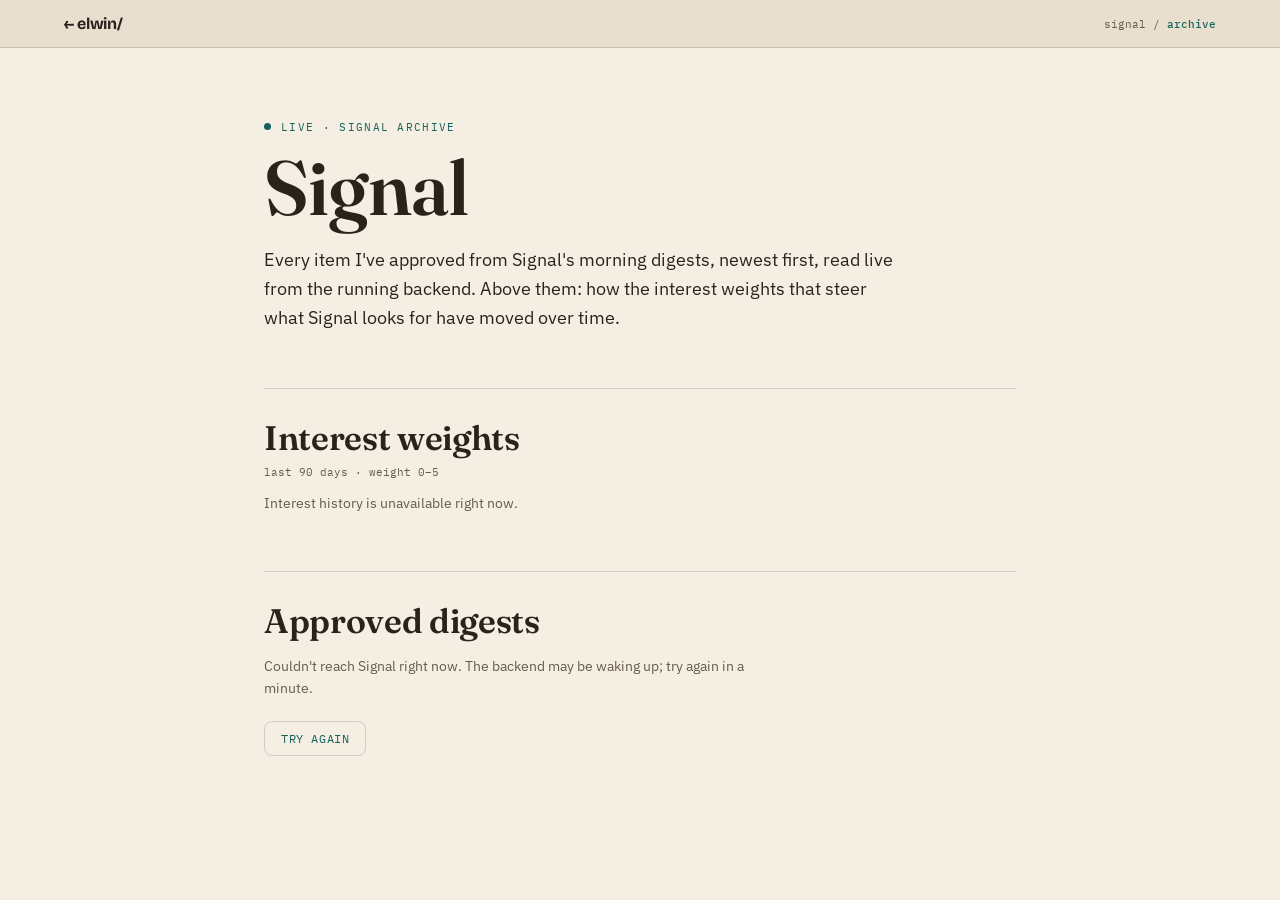
<file: daily.html>
<!DOCTYPE html>
<html lang="en">
<head>
<meta charset="UTF-8" />
<meta name="viewport" content="width=device-width, initial-scale=1" />
<meta name="description" content="Signal archive — every approved item from Elwin's Signal morning digests, plus interest weights over time." />
<title>Signal archive — elwin/</title>

<link rel="preconnect" href="https://fonts.googleapis.com">
<link rel="preconnect" href="https://fonts.gstatic.com" crossorigin>
<link href="https://fonts.googleapis.com/css2?family=Bricolage+Grotesque:opsz,wght@12..96,500;12..96,700&family=Fraunces:opsz,wght@9..144,500;9..144,600&family=IBM+Plex+Mono:wght@400;500;600&family=IBM+Plex+Sans:wght@400;500&display=swap" rel="stylesheet">
<link rel="stylesheet" href="tokens.css">
<link rel="stylesheet" href="daily.css">
<script src="daily.js" defer></script>
<script src="daily-archive.js" defer></script>

<style>
  *{box-sizing:border-box;margin:0;padding:0}
  body{background:var(--paper-3);color:var(--ink);font-family:var(--mono)}
  ::selection{background:var(--accent);color:var(--on-accent)}
  a{color:inherit;text-decoration:none}
  button{font:inherit;color:inherit;background:none;border:none;cursor:pointer}
  :focus-visible{outline:2px solid var(--accent);outline-offset:2px;border-radius:4px}

  .arch-top{position:sticky;top:0;z-index:5;display:flex;justify-content:space-between;align-items:center;gap:16px;padding:14px clamp(20px,5vw,64px);background:var(--paper-2);border-bottom:1px solid var(--line);font-size:12px}
  .arch-back{font-family:var(--disp);font-weight:700;font-size:16px;letter-spacing:-.02em}
  .arch-back:hover{color:var(--accent)}
  .arch-path{color:var(--daily-muted);font-size:11px}
  .arch-path b{color:var(--accent);font-weight:500}

  .arch-main{max-width:880px;margin:0 auto;padding:clamp(40px,8vh,84px) clamp(20px,5vw,64px) 96px}
  .arch-kick{font-size:11px;letter-spacing:.12em;text-transform:uppercase;color:var(--accent);margin-bottom:16px}
  .arch-kick .daily-pulse{margin-right:10px}
  .arch h1{font-family:var(--title);font-weight:600;font-size:clamp(40px,6vw,80px);letter-spacing:-.01em;line-height:.98}
  .arch-lede{margin-top:20px;font-family:var(--sans);font-size:clamp(15px,1.4vw,18px);line-height:1.62;max-width:58ch}

  .arch-sec{margin-top:56px;padding-top:28px;border-top:1px solid var(--line)}
  .arch-sec h2{font-family:var(--title);font-weight:600;font-size:clamp(24px,3vw,34px);letter-spacing:-.01em}
  .arch-sub{margin-top:6px;font-size:11px;color:var(--daily-muted)}
  .arch-note{margin-top:14px;font-family:var(--sans);font-size:14px;line-height:1.55;color:var(--daily-muted);max-width:60ch}

  .arch-dig{margin-top:22px;border:1px solid var(--line);border-radius:var(--radius);background:var(--paper)}
  .arch-date{display:flex;flex-wrap:wrap;gap:4px 10px;align-items:baseline;padding:12px 18px;border-bottom:1px solid var(--line-soft);font-family:var(--mono);font-size:12px;font-weight:500}
  .arch-date .rel{color:var(--daily-muted);font-weight:400}

  .arch-btn{margin-top:22px;font-family:var(--mono);font-size:12px;letter-spacing:.05em;text-transform:uppercase;color:var(--accent);border:1px solid var(--line);border-radius:var(--radius);padding:9px 16px;transition:border-color .2s,background .2s}
  .arch-btn:hover{border-color:var(--accent);background:var(--paper)}
  .arch-btn[disabled]{cursor:progress;opacity:.6}
</style>
</head>
<body class="arch">
  <header class="arch-top">
    <a class="arch-back" href="index.html#signal" data-back>← elwin/</a>
    <span class="arch-path">signal / <b>archive</b></span>
  </header>

  <main class="arch-main">
    <p class="arch-kick"><span class="daily-pulse" aria-hidden="true"></span>Live · Signal archive</p>
    <h1>Signal</h1>
    <p class="arch-lede">Every item I've approved from Signal's morning digests, newest first, read live from the running backend. Above them: how the interest weights that steer what Signal looks for have moved over time.</p>

    <section class="arch-sec" aria-labelledby="chart-title">
      <h2 id="chart-title">Interest weights</h2>
      <p class="arch-sub">last 90 days · weight 0–5</p>
      <div class="sig-chart" data-chart hidden></div>
      <ul class="sig-legend" data-legend hidden></ul>
      <p class="arch-note" data-chart-note>Loading interest history…</p>
      <details class="sig-table" data-table-wrap hidden>
        <summary>Show as table</summary>
        <div class="tbl-wrap" data-table></div>
      </details>
    </section>

    <section class="arch-sec" aria-labelledby="dig-title">
      <h2 id="dig-title">Approved digests</h2>
      <div data-digests aria-live="polite"></div>
      <p class="arch-note" data-dig-note>Loading digests…</p>
      <button class="arch-btn" type="button" data-more hidden>Load more</button>
    </section>
  </main>
</body>
</html>
</file>
<file: tokens.css>
/* ============================================================
   DESIGN TOKENS — "Press" (warm editorial, locked)
   Shared by index.html and daily.html.
   ============================================================ */

/* worked with claude extensively to figure out the best color palette and design for the website */
:root{
  /* palette */
  --paper:#EFE7DA;      /* base surface */
  --paper-2:#E8DFCF;    /* alt doc bg / panels */
  --paper-3:#F4EEE3;    /* raised surfaces (photo, badges, palette) */
  --ink:#2A231C;        /* text */
  --muted:#8A7E6C;      /* secondary text */
  --faint:#B3A88F;      /* tertiary / dim rows */
  --accent:#17635C;     /* deep teal — links, active, status bg */
  --on-accent:#FFFFFF;  /* text on accent */
  --line:rgba(42,35,28,.16);
  --line-soft:rgba(42,35,28,.08);

  /* type */
  --title:'Fraunces',Georgia,serif;                  /* h1/h2 */
  --disp:'Bricolage Grotesque',system-ui,sans-serif; /* brand, avatar, big index */
  --sans:'IBM Plex Sans',system-ui,sans-serif;       /* body prose */
  --mono:'IBM Plex Mono',ui-monospace,monospace;     /* labels/chrome */

  /* shape */
  --radius:8px;
  --doc-shadow:0 -20px 44px rgba(42,35,28,.06);      /* soft seam as sections pin */
  --side:272px;
}
</file>
<file: daily.css>
/* ============================================================
   SIGNAL — live frontend styles, shared by index.html#signal and daily.html.
   Scoped to .daily / .arch / .sig-* so nothing leaks into the rest of the site.
   ============================================================ */

/* Author rules like `.doc{display:flex}` would otherwise override the UA [hidden] rule,
   and the fail-quiet behaviour depends on `hidden` actually hiding things. */
[hidden]{display:none!important}

.daily, .arch{
  /* Site --muted (#8A7E6C) is ~3.2:1 on paper — too low for this section's small text.
     #675C4B is ≥4.95:1 on --paper, --paper-2 and --paper-3 (WCAG AA). */
  --daily-muted:#675C4B;
}
.sr-only{position:absolute;width:1px;height:1px;padding:0;margin:-1px;overflow:hidden;clip:rect(0 0 0 0);white-space:nowrap;border:0}

/* ---------- homepage section ---------- */
/* Scrolls normally instead of pinning: its height depends on live data, and a pinned doc
   taller than the viewport would hide its tail under the next section. */
.doc.daily{position:relative}
.daily-crumb-note{color:var(--daily-muted)}
.daily-pulse{display:inline-block;width:7px;height:7px;border-radius:50%;background:var(--accent);margin-right:10px;vertical-align:1px;animation:dailyPulse 2.2s ease-out infinite}
@keyframes dailyPulse{
  0%{box-shadow:0 0 0 0 rgba(23,99,92,.45)}
  70%{box-shadow:0 0 0 7px rgba(23,99,92,0)}
  100%{box-shadow:0 0 0 0 rgba(23,99,92,0)}
}

.daily-panel{margin-top:30px;max-width:760px;border:1px solid var(--line);border-radius:var(--radius);background:var(--paper);box-shadow:0 1px 0 var(--line-soft)}
.daily-bar{display:flex;flex-wrap:wrap;gap:6px 16px;justify-content:space-between;align-items:center;padding:10px 18px;border-bottom:1px solid var(--line-soft);font-family:var(--mono);font-size:11px;color:var(--daily-muted)}
.daily-req{font-family:var(--mono);font-size:11px}
.daily-meta{color:var(--accent);font-weight:500}
.daily-title{font-family:var(--mono);font-size:10px;font-weight:500;letter-spacing:.12em;text-transform:uppercase;color:var(--daily-muted);padding:16px 18px 2px}
.daily-more{display:block;padding:12px 18px;border-top:1px solid var(--line-soft);font-family:var(--mono);font-size:12px;letter-spacing:.05em;text-transform:uppercase;color:var(--accent)}
.daily-more:hover{text-decoration:underline;text-underline-offset:3px}

/* ---------- item list (homepage + archive) ---------- */
.daily-list{list-style:none;margin:0;padding:0 18px;counter-reset:daily}
.daily-item{position:relative;padding:14px 0 14px 34px;border-bottom:1px solid var(--line-soft);counter-increment:daily}
.daily-item:last-child{border-bottom:0}
.daily-item::before{content:counter(daily,decimal-leading-zero);position:absolute;left:0;top:17px;font-family:var(--mono);font-size:11px;color:var(--daily-muted)}
.daily-head{font-family:var(--sans);font-weight:500;font-size:clamp(15px,1.3vw,17px);line-height:1.4;color:var(--ink);overflow-wrap:anywhere;text-decoration:underline;text-decoration-color:var(--line);text-underline-offset:3px}
a.daily-head:hover{color:var(--accent);text-decoration-color:var(--accent)}
.daily-sub{margin-top:6px;font-family:var(--mono);font-size:11px;color:var(--daily-muted);overflow-wrap:anywhere}
.daily-src{color:var(--ink)}
.daily-why{margin-top:3px;font-family:var(--mono);font-size:11px;line-height:1.5;color:var(--daily-muted);overflow-wrap:anywhere}

/* ---------- sidebar entry ---------- */
.tree a.file.live .dot{background:var(--accent)}
.live-tag{margin-left:auto;font-size:9px;letter-spacing:.1em;text-transform:uppercase;color:var(--accent);border:1px solid var(--accent);border-radius:4px;padding:1px 5px}

/* ---------- interest chart (daily.html) ---------- */
.sig-chart, .sig-legend{
  /* Categorical order validated with the dataviz palette checker on --paper-3:
     all hard checks pass; slots 2/4/5 are <3:1 vs the surface, so series are always
     backed by a legend with values and a table view. Declared on both the chart and its
     (sibling) legend so the keys resolve the same colours. */
  --s1:#0a8a7a; --s2:#eb6834; --s3:#2a78d6; --s4:#eda100;
  --s5:#e87ba4; --s6:#008300; --s7:#4a3aa7; --s8:#e34948;
}
.sig-chart{position:relative;margin-top:18px;outline:none;touch-action:pan-y}
.sig-chart:focus-visible{outline:2px solid var(--accent);outline-offset:4px;border-radius:4px}
.sig-chart svg{display:block;width:100%;overflow:visible}
.sig-chart .axis{font-family:var(--mono);font-size:10px;fill:var(--daily-muted)}
.sig-chart .dlabel{font-family:var(--mono);font-size:11px;fill:var(--ink)}
.sig-tip{position:absolute;top:0;min-width:150px;max-width:240px;pointer-events:none;background:var(--ink);color:var(--paper-3);border-radius:var(--radius);padding:9px 11px;font-family:var(--mono);font-size:11px;line-height:1.45;box-shadow:0 10px 30px rgba(42,35,28,.25);z-index:2}
.sig-tip .tip-date{color:#CFC5B4;margin-bottom:5px}
.sig-tip .tip-row{display:flex;align-items:center;gap:8px}
.sig-tip .tip-key{width:12px;height:2px;border-radius:1px;flex:none}
.sig-tip .tip-val{font-weight:600;min-width:28px}
.sig-tip .tip-term{color:#CFC5B4;overflow:hidden;text-overflow:ellipsis;white-space:nowrap}

.sig-legend{list-style:none;display:flex;flex-wrap:wrap;gap:8px 18px;margin-top:14px;padding:0;font-family:var(--mono);font-size:11px;color:var(--ink)}
.sig-legend li{display:flex;align-items:center;gap:7px}
.sig-legend .key{width:14px;height:2px;border-radius:1px;flex:none}
.sig-legend .key.dashed{height:0;border-top:2px dashed var(--muted);background:none}
.sig-legend .val{color:var(--daily-muted)}

.sig-table{margin-top:14px;font-family:var(--mono);font-size:11px}
.sig-table summary{cursor:pointer;color:var(--accent);text-transform:uppercase;letter-spacing:.05em;width:max-content}
.sig-table .tbl-wrap{overflow-x:auto;margin-top:10px}
.sig-table table{border-collapse:collapse;min-width:100%}
.sig-table th,.sig-table td{text-align:left;padding:7px 14px 7px 0;border-bottom:1px solid var(--line-soft);white-space:nowrap}
.sig-table th{font-weight:500;color:var(--daily-muted);text-transform:uppercase;letter-spacing:.06em;font-size:10px}
.sig-table td.num{text-align:right;padding-right:18px}

@media(prefers-reduced-motion:reduce){.daily-pulse{animation:none}}
</file>
